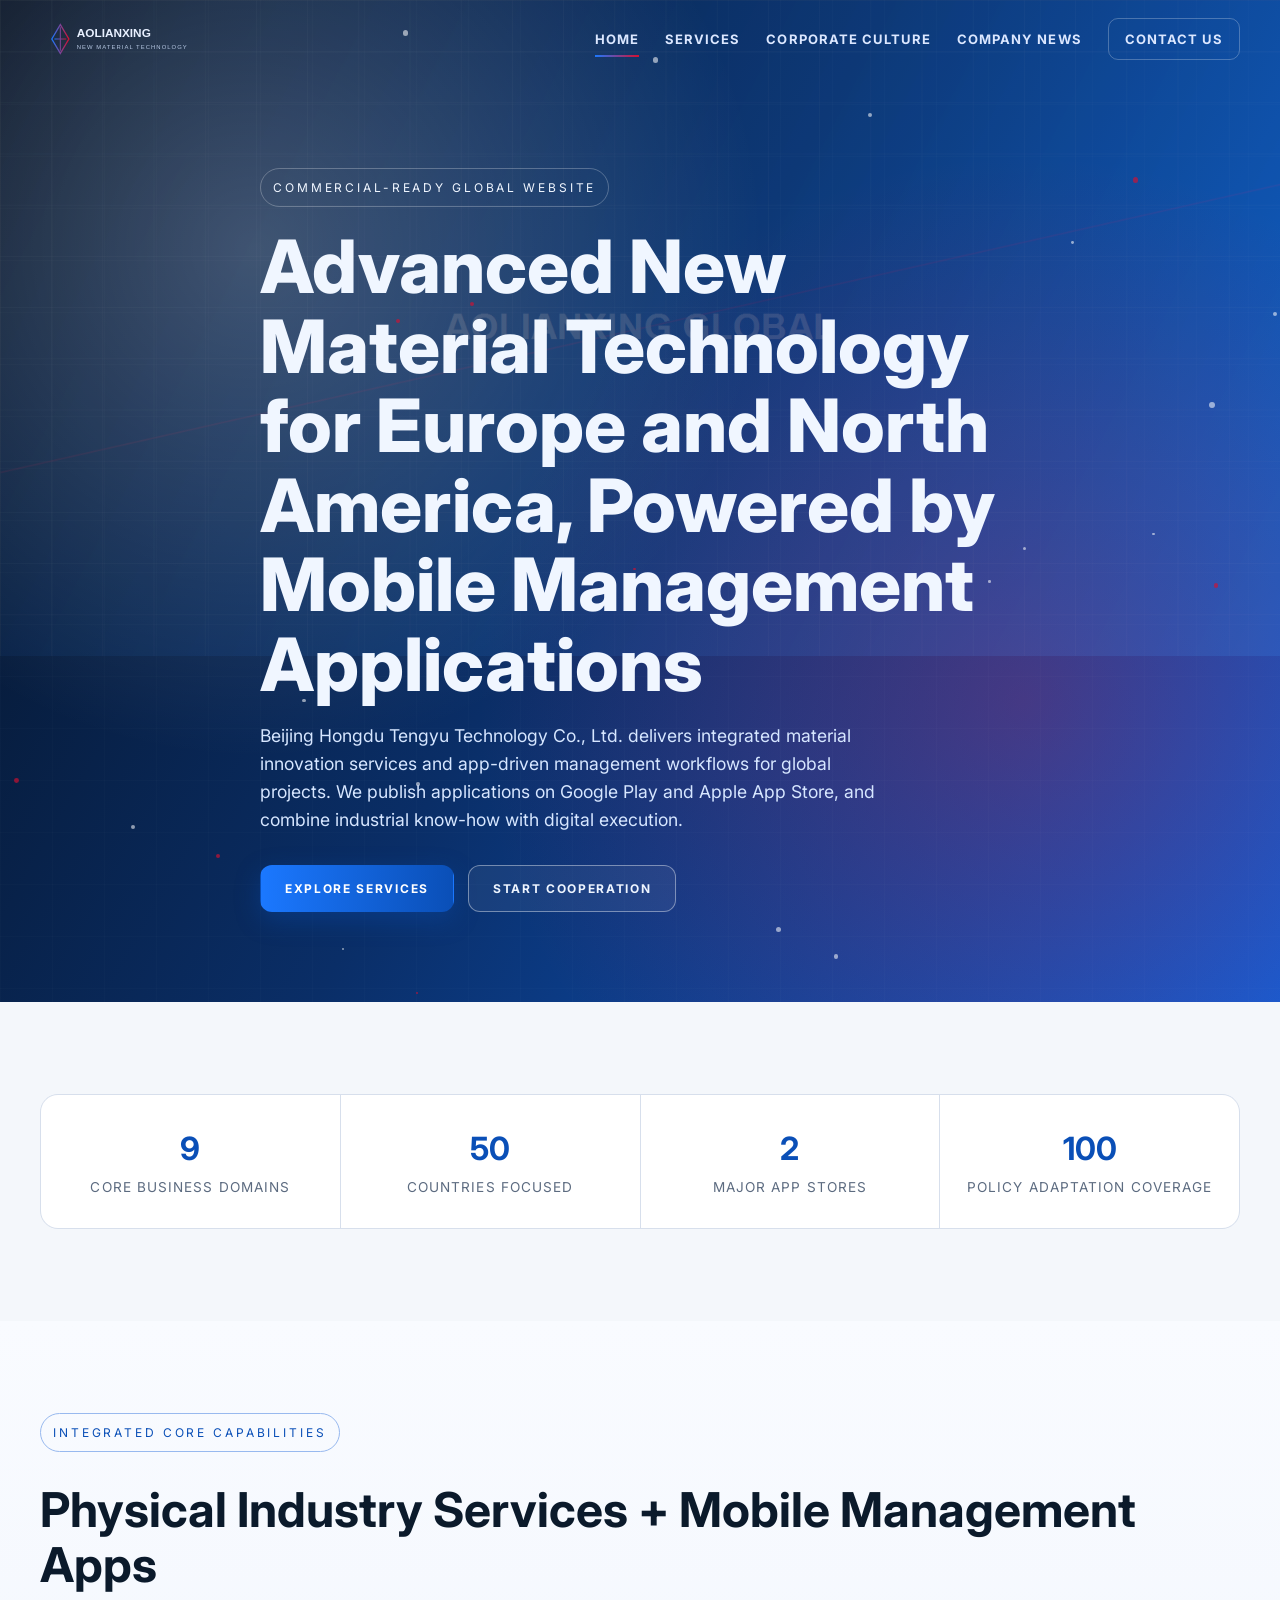
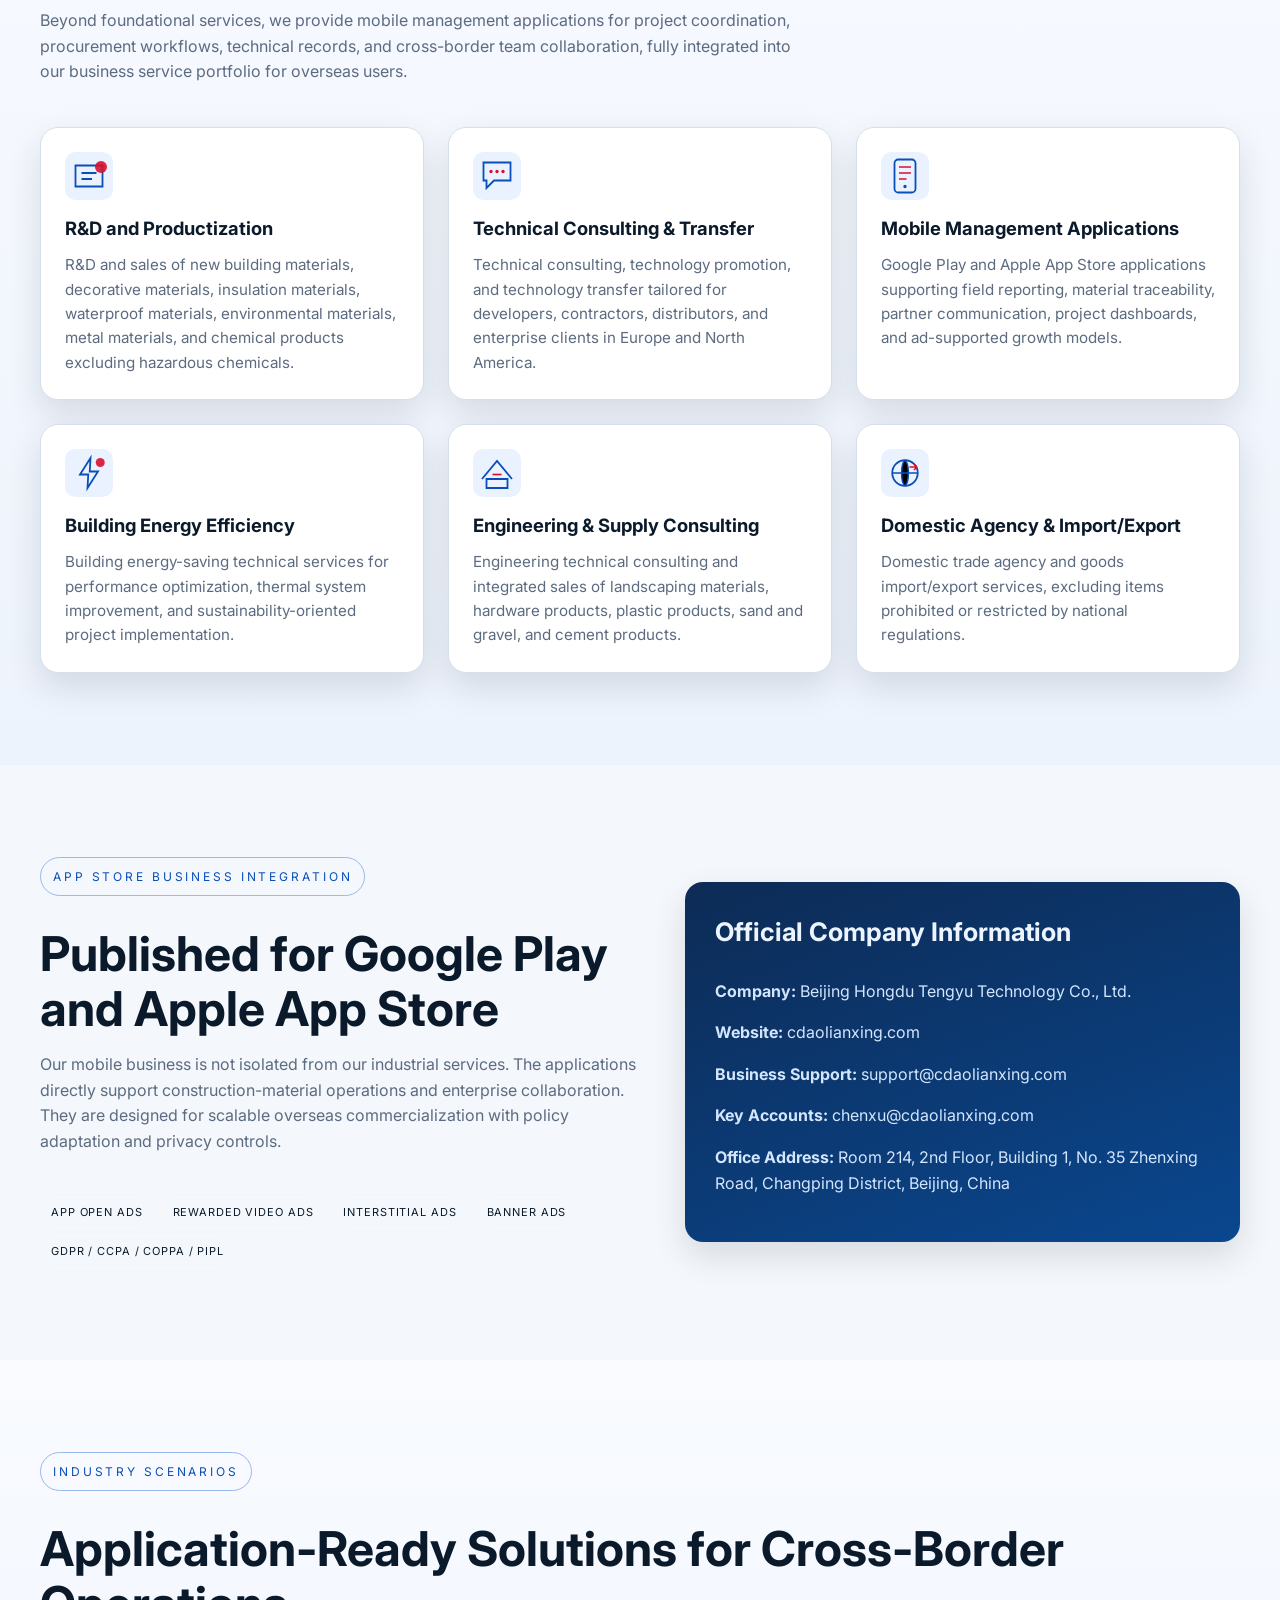
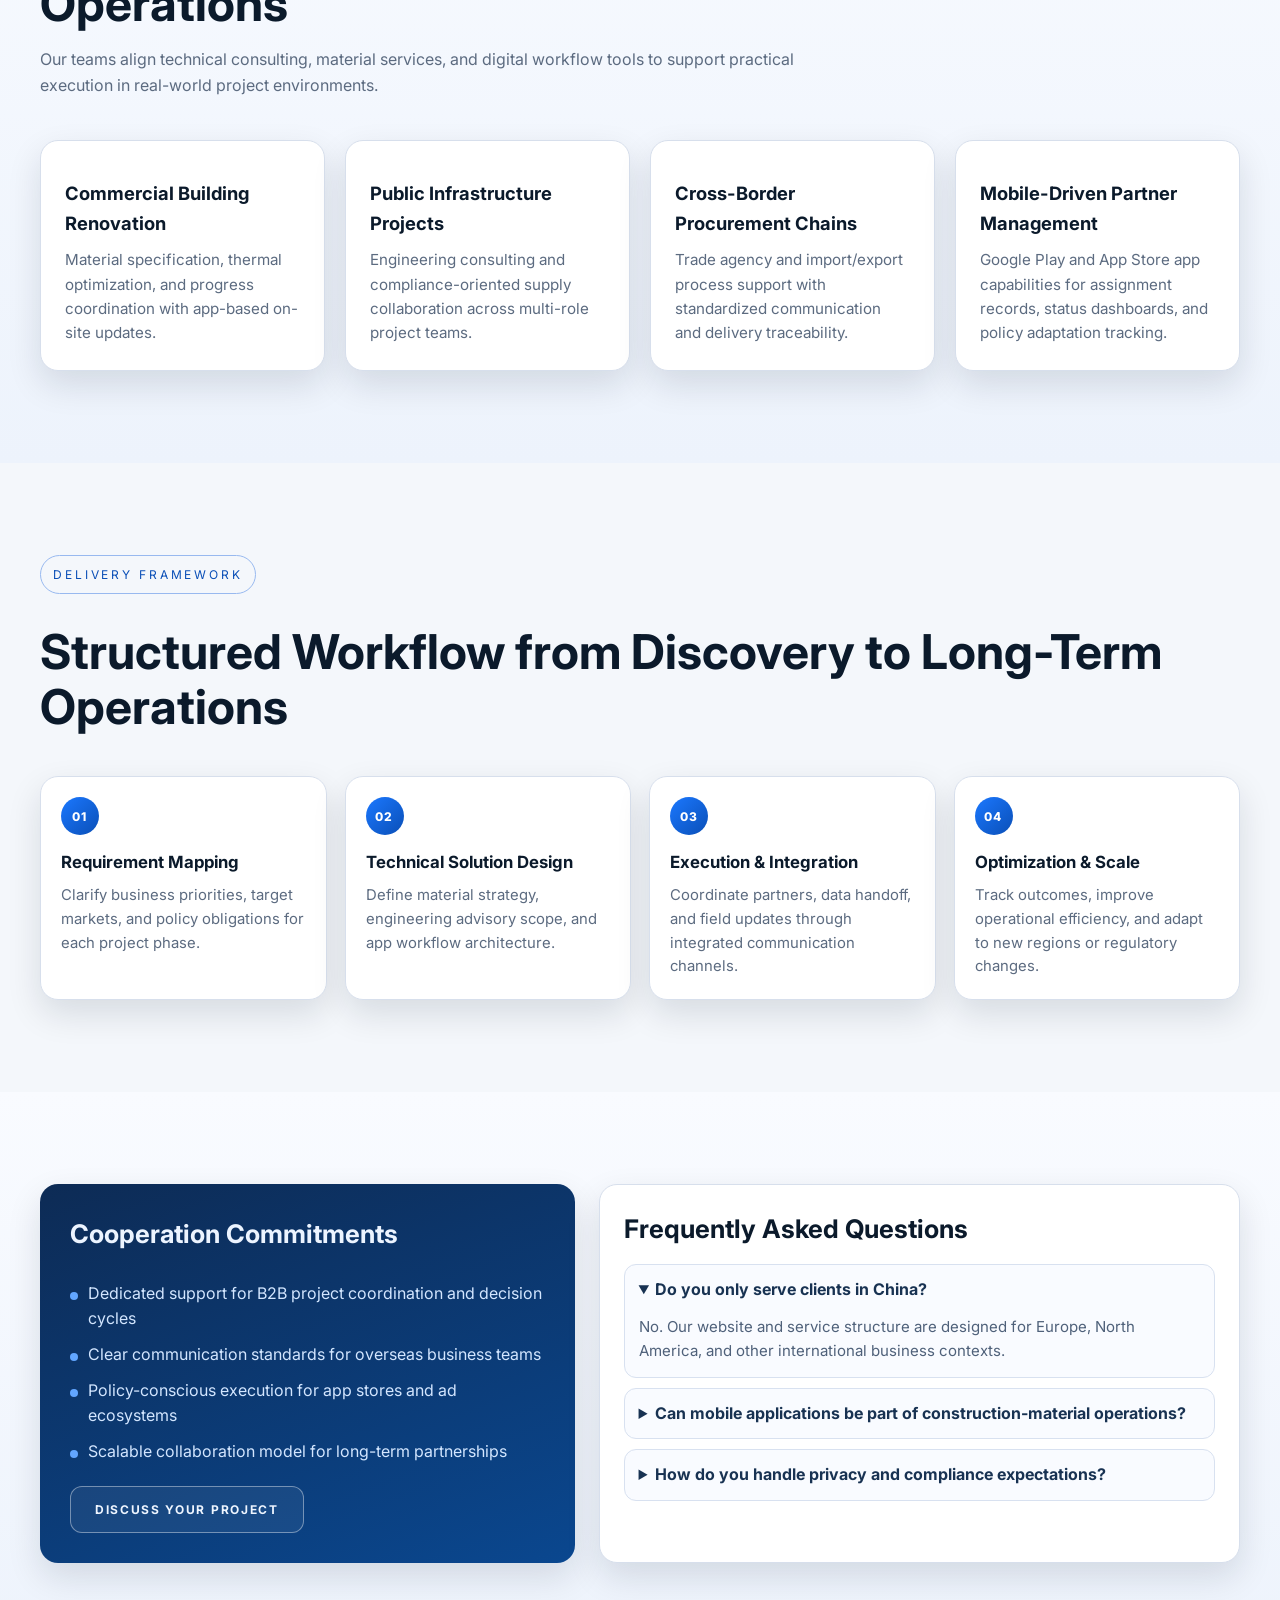
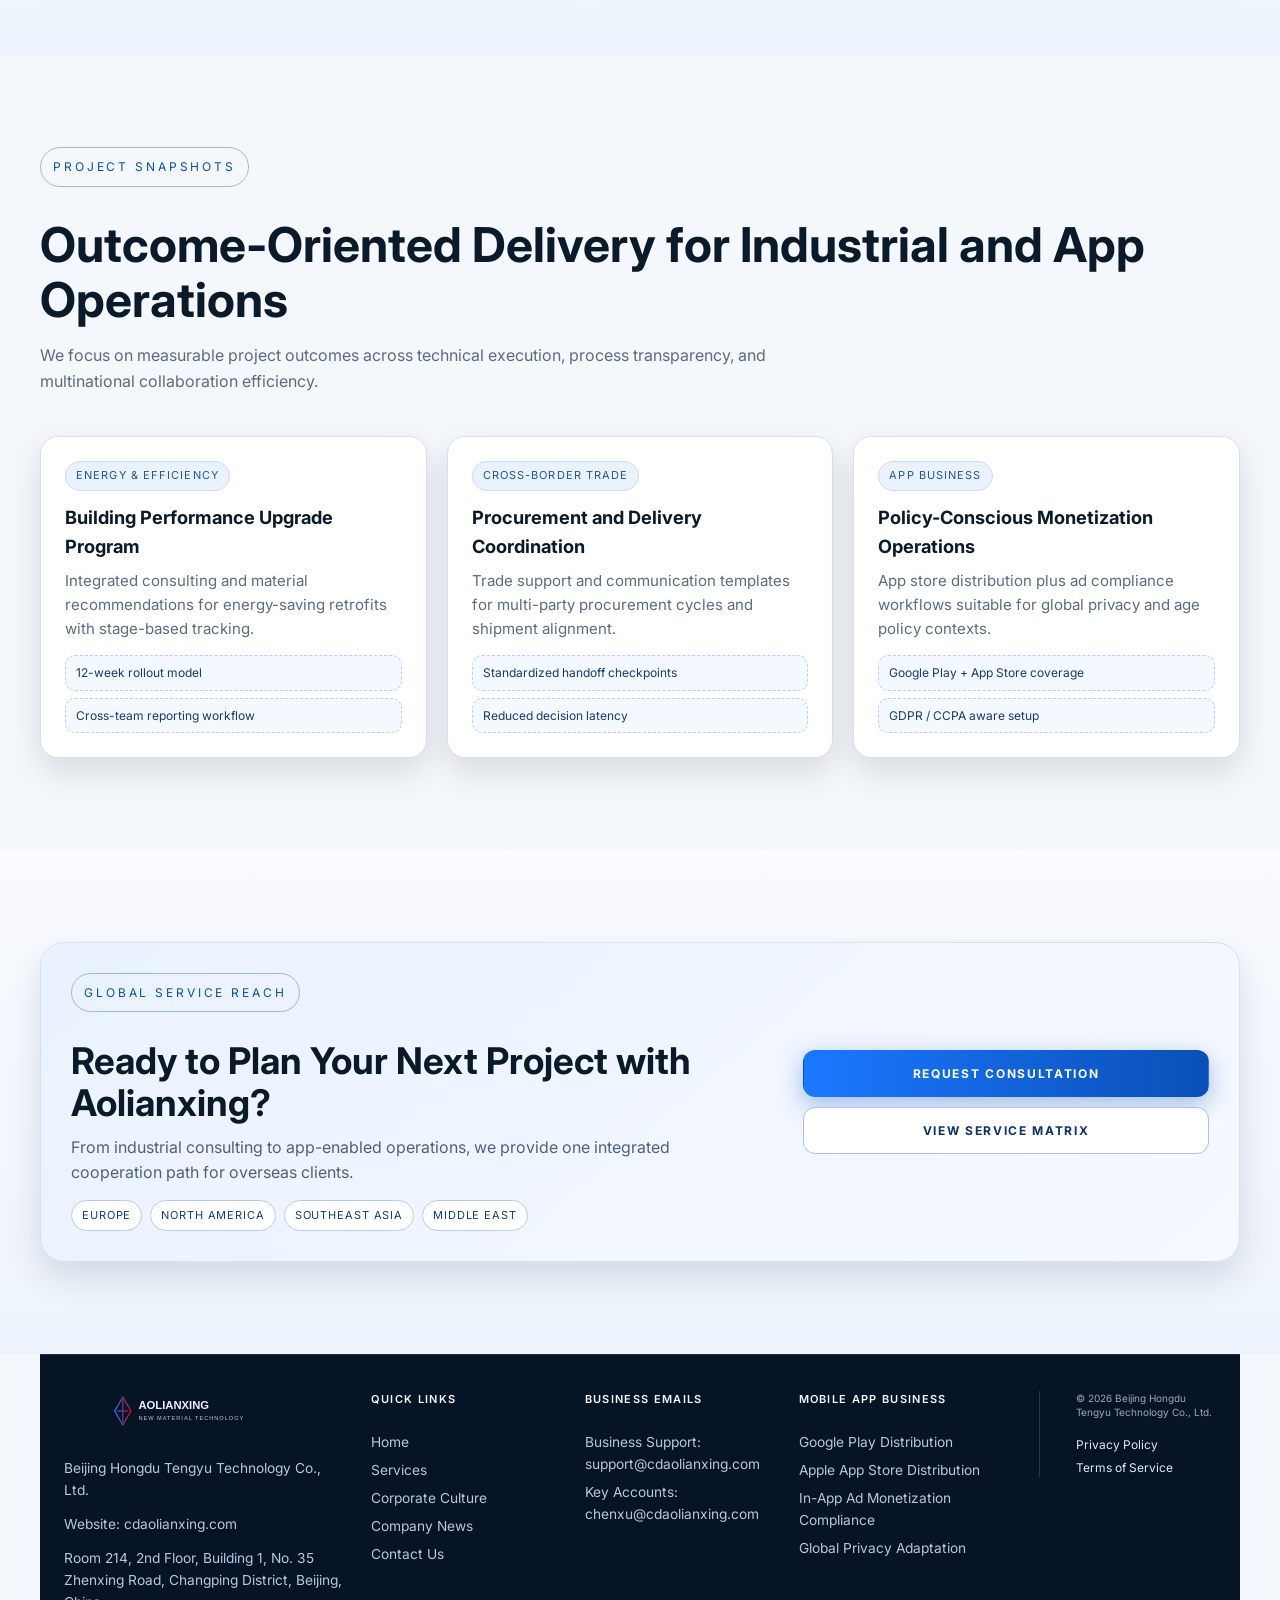
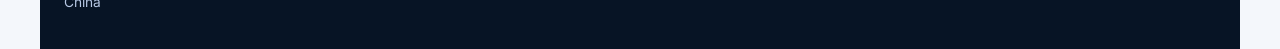
<file: index.html>
﻿<!doctype html>
<html lang="en">
<head>
  <meta charset="utf-8"/>
  <meta name="viewport" content="width=device-width, initial-scale=1"/>
  <title>Beijing Hongdu Tengyu Technology Co., Ltd. | Global New Material & Mobile Management Solutions</title>
  <meta name="description" content="Beijing Hongdu Tengyu Technology Co., Ltd. provides new material R&D, technical consulting, promotion, transfer, global trade, and mobile management applications for Google Play and Apple App Store."/>
  <meta name="keywords" content="new material technology, building materials, insulation, waterproof, eco materials, technical consulting, technology transfer, Google Play app, App Store app, Beijing Hongdu Tengyu"/>
  <meta name="robots" content="index,follow,max-image-preview:large"/>
  <meta property="og:type" content="website"/>
  <meta property="og:title" content="Beijing Hongdu Tengyu Technology Co., Ltd."/>
  <meta property="og:description" content="Commercial-ready global services in new material technology and mobile management applications."/>
  <meta property="og:url" content="https://www.cdaolianxing.com/index.html"/>
  <meta property="og:image" content="https://www.cdaolianxing.com/images/og-image.png"/>
  <meta name="twitter:card" content="summary_large_image"/>
  <link rel="canonical" href="https://www.cdaolianxing.com/index.html"/>
  <link rel="icon" type="image/svg+xml" href="images/favicon.svg"/>
  <link rel="preconnect" href="https://fonts.googleapis.com"/>
  <link rel="preconnect" href="https://fonts.gstatic.com" crossorigin/>
  <link href="https://fonts.googleapis.com/css2?family=Inter:wght@400;600;700;800&display=swap" rel="stylesheet"/>
  <link rel="stylesheet" href="css/main.css"/>
  <script type="application/ld+json">
  {
    "@context":"https://schema.org",
    "@type":"Organization",
    "name":"Beijing Hongdu Tengyu Technology Co., Ltd.",
    "url":"https://www.cdaolianxing.com",
    "logo":"https://www.cdaolianxing.com/images/logo.svg",
    "email":["support@cdaolianxing.com","chenxu@cdaolianxing.com"],
    "address":{
      "@type":"PostalAddress",
      "streetAddress":"Room 214, 2nd Floor, Building 1, No. 35 Zhenxing Road",
      "addressLocality":"Changping District, Beijing",
      "addressCountry":"CN"
    },
    "sameAs":["https://www.cdaolianxing.com"]
  }
  </script>
</head>
<body>
  <div class="noise" aria-hidden="true"></div>

  <nav class="navbar" id="navbar" aria-label="Main Navigation">
    <div class="nav-inner">
      <a class="nav-logo" href="index.html"><img src="images/logo.svg" alt="Aolianxing logo"/></a>
      <div class="nav-links">
        <a class="active" href="index.html">Home</a>
        <a href="services.html">Services</a>
        <a href="culture.html">Corporate Culture</a>
        <a href="news.html">Company News</a>
        <a class="nav-cta" href="contact.html">Contact Us</a>
      </div>
      <button class="nav-toggle" id="navToggle" aria-label="Open menu"><span></span><span></span><span></span></button>
    </div>
  </nav>
  <div class="nav-mobile" id="navMobile">
    <a href="index.html">Home</a>
    <a href="services.html">Services</a>
    <a href="culture.html">Corporate Culture</a>
    <a href="news.html">Company News</a>
    <a href="contact.html">Contact Us</a>
  </div>

  <header class="hero">
    <img class="hero-bg" src="images/hero-home.png" alt="Global digital materials background" loading="eager"/>
    <div class="hero-grid" aria-hidden="true"></div>
    <div class="container hero-content">
      <span class="kicker">Commercial-Ready Global Website</span>
      <h1>Advanced New Material Technology for Europe and North America, Powered by Mobile Management Applications</h1>
      <p>Beijing Hongdu Tengyu Technology Co., Ltd. delivers integrated material innovation services and app-driven management workflows for global projects. We publish applications on Google Play and Apple App Store, and combine industrial know-how with digital execution.</p>
      <div class="hero-actions">
        <a class="btn btn-primary" href="services.html">Explore Services</a>
        <a class="btn btn-outline" href="contact.html">Start Cooperation</a>
      </div>
    </div>
  </header>

  <main>
    <section class="section">
      <div class="container">
        <div class="stats reveal">
          <div class="stat"><strong data-count="9">0</strong><span>Core Business Domains</span></div>
          <div class="stat"><strong data-count="50">0</strong><span>Countries Focused</span></div>
          <div class="stat"><strong data-count="2">0</strong><span>Major App Stores</span></div>
          <div class="stat"><strong data-count="100">0</strong><span>Policy Adaptation Coverage</span></div>
        </div>
      </div>
    </section>

    <section class="section alt">
      <div class="container">
        <div class="section-head reveal">
          <span class="kicker" style="color:#0a4fb7;border-color:#98b9ef;">Integrated Core Capabilities</span>
          <h2>Physical Industry Services + Mobile Management Apps</h2>
          <p>Beyond foundational services, we provide mobile management applications for project coordination, procurement workflows, technical records, and cross-border team collaboration, fully integrated into our business service portfolio for overseas users.</p>
        </div>
        <div class="grid-3">
          <article class="card reveal"><img class="card-icon" src="images/icon-rd.svg" alt="R and D icon"/><h3>R&D and Productization</h3><p>R&D and sales of new building materials, decorative materials, insulation materials, waterproof materials, environmental materials, metal materials, and chemical products excluding hazardous chemicals.</p></article>
          <article class="card reveal delay-1"><img class="card-icon" src="images/icon-consulting.svg" alt="Consulting icon"/><h3>Technical Consulting & Transfer</h3><p>Technical consulting, technology promotion, and technology transfer tailored for developers, contractors, distributors, and enterprise clients in Europe and North America.</p></article>
          <article class="card reveal delay-2"><img class="card-icon" src="images/icon-app.svg" alt="Mobile app icon"/><h3>Mobile Management Applications</h3><p>Google Play and Apple App Store applications supporting field reporting, material traceability, partner communication, project dashboards, and ad-supported growth models.</p></article>
          <article class="card reveal"><img class="card-icon" src="images/icon-energy.svg" alt="Energy icon"/><h3>Building Energy Efficiency</h3><p>Building energy-saving technical services for performance optimization, thermal system improvement, and sustainability-oriented project implementation.</p></article>
          <article class="card reveal delay-1"><img class="card-icon" src="images/icon-material.svg" alt="Engineering icon"/><h3>Engineering & Supply Consulting</h3><p>Engineering technical consulting and integrated sales of landscaping materials, hardware products, plastic products, sand and gravel, and cement products.</p></article>
          <article class="card reveal delay-2"><img class="card-icon" src="images/icon-trade.svg" alt="Trade icon"/><h3>Domestic Agency & Import/Export</h3><p>Domestic trade agency and goods import/export services, excluding items prohibited or restricted by national regulations.</p></article>
        </div>
      </div>
    </section>

    <section class="section">
      <div class="container split">
        <div class="reveal">
          <div class="section-head">
            <span class="kicker" style="color:#0a4fb7;border-color:#98b9ef;">App Store Business Integration</span>
            <h2>Published for Google Play and Apple App Store</h2>
            <p>Our mobile business is not isolated from our industrial services. The applications directly support construction-material operations and enterprise collaboration. They are designed for scalable overseas commercialization with policy adaptation and privacy controls.</p>
          </div>
          <div class="tags">
            <span class="tag">App Open Ads</span>
            <span class="tag">Rewarded Video Ads</span>
            <span class="tag">Interstitial Ads</span>
            <span class="tag">Banner Ads</span>
            <span class="tag">GDPR / CCPA / COPPA / PIPL</span>
          </div>
        </div>
        <aside class="panel reveal delay-1">
          <h3>Official Company Information</h3>
          <p><strong>Company:</strong> Beijing Hongdu Tengyu Technology Co., Ltd.</p>
          <p><strong>Website:</strong> cdaolianxing.com</p>
          <p><strong>Business Support:</strong> support@cdaolianxing.com</p>
          <p><strong>Key Accounts:</strong> chenxu@cdaolianxing.com</p>
          <p><strong>Office Address:</strong> Room 214, 2nd Floor, Building 1, No. 35 Zhenxing Road, Changping District, Beijing, China</p>
        </aside>
      </div>
    </section>

    <section class="section alt">
      <div class="container">
        <div class="section-head reveal">
          <span class="kicker" style="color:#0a4fb7;border-color:#98b9ef;">Industry Scenarios</span>
          <h2>Application-Ready Solutions for Cross-Border Operations</h2>
          <p>Our teams align technical consulting, material services, and digital workflow tools to support practical execution in real-world project environments.</p>
        </div>
        <div class="grid-4">
          <article class="card reveal">
            <h3>Commercial Building Renovation</h3>
            <p>Material specification, thermal optimization, and progress coordination with app-based on-site updates.</p>
          </article>
          <article class="card reveal delay-1">
            <h3>Public Infrastructure Projects</h3>
            <p>Engineering consulting and compliance-oriented supply collaboration across multi-role project teams.</p>
          </article>
          <article class="card reveal delay-2">
            <h3>Cross-Border Procurement Chains</h3>
            <p>Trade agency and import/export process support with standardized communication and delivery traceability.</p>
          </article>
          <article class="card reveal delay-3">
            <h3>Mobile-Driven Partner Management</h3>
            <p>Google Play and App Store app capabilities for assignment records, status dashboards, and policy adaptation tracking.</p>
          </article>
        </div>
      </div>
    </section>

    <section class="section">
      <div class="container">
        <div class="section-head reveal">
          <span class="kicker" style="color:#0a4fb7;border-color:#98b9ef;">Delivery Framework</span>
          <h2>Structured Workflow from Discovery to Long-Term Operations</h2>
        </div>
        <div class="process-grid">
          <article class="process-item reveal">
            <span class="process-step">01</span>
            <h3>Requirement Mapping</h3>
            <p>Clarify business priorities, target markets, and policy obligations for each project phase.</p>
          </article>
          <article class="process-item reveal delay-1">
            <span class="process-step">02</span>
            <h3>Technical Solution Design</h3>
            <p>Define material strategy, engineering advisory scope, and app workflow architecture.</p>
          </article>
          <article class="process-item reveal delay-2">
            <span class="process-step">03</span>
            <h3>Execution & Integration</h3>
            <p>Coordinate partners, data handoff, and field updates through integrated communication channels.</p>
          </article>
          <article class="process-item reveal delay-3">
            <span class="process-step">04</span>
            <h3>Optimization & Scale</h3>
            <p>Track outcomes, improve operational efficiency, and adapt to new regions or regulatory changes.</p>
          </article>
        </div>
      </div>
    </section>

    <section class="section alt">
      <div class="container faq-grid">
        <div class="panel reveal">
          <h3>Cooperation Commitments</h3>
          <ul class="commitment-list">
            <li>Dedicated support for B2B project coordination and decision cycles</li>
            <li>Clear communication standards for overseas business teams</li>
            <li>Policy-conscious execution for app stores and ad ecosystems</li>
            <li>Scalable collaboration model for long-term partnerships</li>
          </ul>
          <a class="btn btn-outline" href="contact.html">Discuss Your Project</a>
        </div>
        <div class="faq-wrap reveal delay-1">
          <h2>Frequently Asked Questions</h2>
          <details class="faq-item" open>
            <summary>Do you only serve clients in China?</summary>
            <p>No. Our website and service structure are designed for Europe, North America, and other international business contexts.</p>
          </details>
          <details class="faq-item">
            <summary>Can mobile applications be part of construction-material operations?</summary>
            <p>Yes. We support app-based reporting, coordination, and policy-aware monetization as a practical extension of offline operations.</p>
          </details>
          <details class="faq-item">
            <summary>How do you handle privacy and compliance expectations?</summary>
            <p>We align implementation with global privacy frameworks and store policy requirements, including GDPR, CCPA, and age-sensitive ad practices.</p>
          </details>
        </div>
      </div>
    </section>

    <section class="section">
      <div class="container">
        <div class="section-head reveal">
          <span class="kicker" style="color:#0a4fb7;border-color:#98b9ef;">Project Snapshots</span>
          <h2>Outcome-Oriented Delivery for Industrial and App Operations</h2>
          <p>We focus on measurable project outcomes across technical execution, process transparency, and multinational collaboration efficiency.</p>
        </div>
        <div class="proof-grid">
          <article class="proof-card reveal">
            <div class="proof-meta">Energy & Efficiency</div>
            <h3>Building Performance Upgrade Program</h3>
            <p>Integrated consulting and material recommendations for energy-saving retrofits with stage-based tracking.</p>
            <div class="proof-kpis">
              <span>12-week rollout model</span>
              <span>Cross-team reporting workflow</span>
            </div>
          </article>
          <article class="proof-card reveal delay-1">
            <div class="proof-meta">Cross-Border Trade</div>
            <h3>Procurement and Delivery Coordination</h3>
            <p>Trade support and communication templates for multi-party procurement cycles and shipment alignment.</p>
            <div class="proof-kpis">
              <span>Standardized handoff checkpoints</span>
              <span>Reduced decision latency</span>
            </div>
          </article>
          <article class="proof-card reveal delay-2">
            <div class="proof-meta">App Business</div>
            <h3>Policy-Conscious Monetization Operations</h3>
            <p>App store distribution plus ad compliance workflows suitable for global privacy and age policy contexts.</p>
            <div class="proof-kpis">
              <span>Google Play + App Store coverage</span>
              <span>GDPR / CCPA aware setup</span>
            </div>
          </article>
        </div>
      </div>
    </section>

    <section class="section alt">
      <div class="container cta-band reveal">
        <div>
          <span class="kicker" style="color:#0a4fb7;border-color:#98b9ef;">Global Service Reach</span>
          <h2>Ready to Plan Your Next Project with Aolianxing?</h2>
          <p>From industrial consulting to app-enabled operations, we provide one integrated cooperation path for overseas clients.</p>
          <div class="region-strip">
            <span>Europe</span>
            <span>North America</span>
            <span>Southeast Asia</span>
            <span>Middle East</span>
          </div>
        </div>
        <div class="cta-actions">
          <a class="btn btn-primary" href="contact.html">Request Consultation</a>
          <a class="btn btn-outline cta-light" href="services.html">View Service Matrix</a>
        </div>
      </div>
    </section>
  </main>

  <footer class="footer">
    <div class="footer-main">
      <div>
        <img src="images/logo.svg" alt="Aolianxing logo" style="height:40px;width:auto;margin-bottom:14px;"/>
        <p>Beijing Hongdu Tengyu Technology Co., Ltd.</p>
        <p>Website: cdaolianxing.com</p>
        <p>Room 214, 2nd Floor, Building 1, No. 35 Zhenxing Road, Changping District, Beijing, China</p>
      </div>
      <div>
        <h4>Quick Links</h4>
        <ul><li><a href="index.html">Home</a></li><li><a href="services.html">Services</a></li><li><a href="culture.html">Corporate Culture</a></li><li><a href="news.html">Company News</a></li><li><a href="contact.html">Contact Us</a></li></ul>
      </div>
      <div>
        <h4>Business Emails</h4>
        <ul><li>Business Support: <a href="mailto:support@cdaolianxing.com">support@cdaolianxing.com</a></li><li>Key Accounts: <a href="mailto:chenxu@cdaolianxing.com">chenxu@cdaolianxing.com</a></li></ul>
      </div>
      <div>
        <h4>Mobile App Business</h4>
        <ul><li>Google Play Distribution</li><li>Apple App Store Distribution</li><li>In-App Ad Monetization Compliance</li><li>Global Privacy Adaptation</li></ul>
      </div>
    </div>
    <div class="footer-bottom">
      <span>© 2026 Beijing Hongdu Tengyu Technology Co., Ltd.</span>
      <div class="footer-legal">
        <a href="privacy-policy.html">Privacy Policy</a>
        <a href="terms-of-service.html">Terms of Service</a>
      </div>
    </div>
  </footer>
<script src="js/main.js" defer></script>
  <script src="js/animations.js" defer></script>
</body>
</html>
</file>
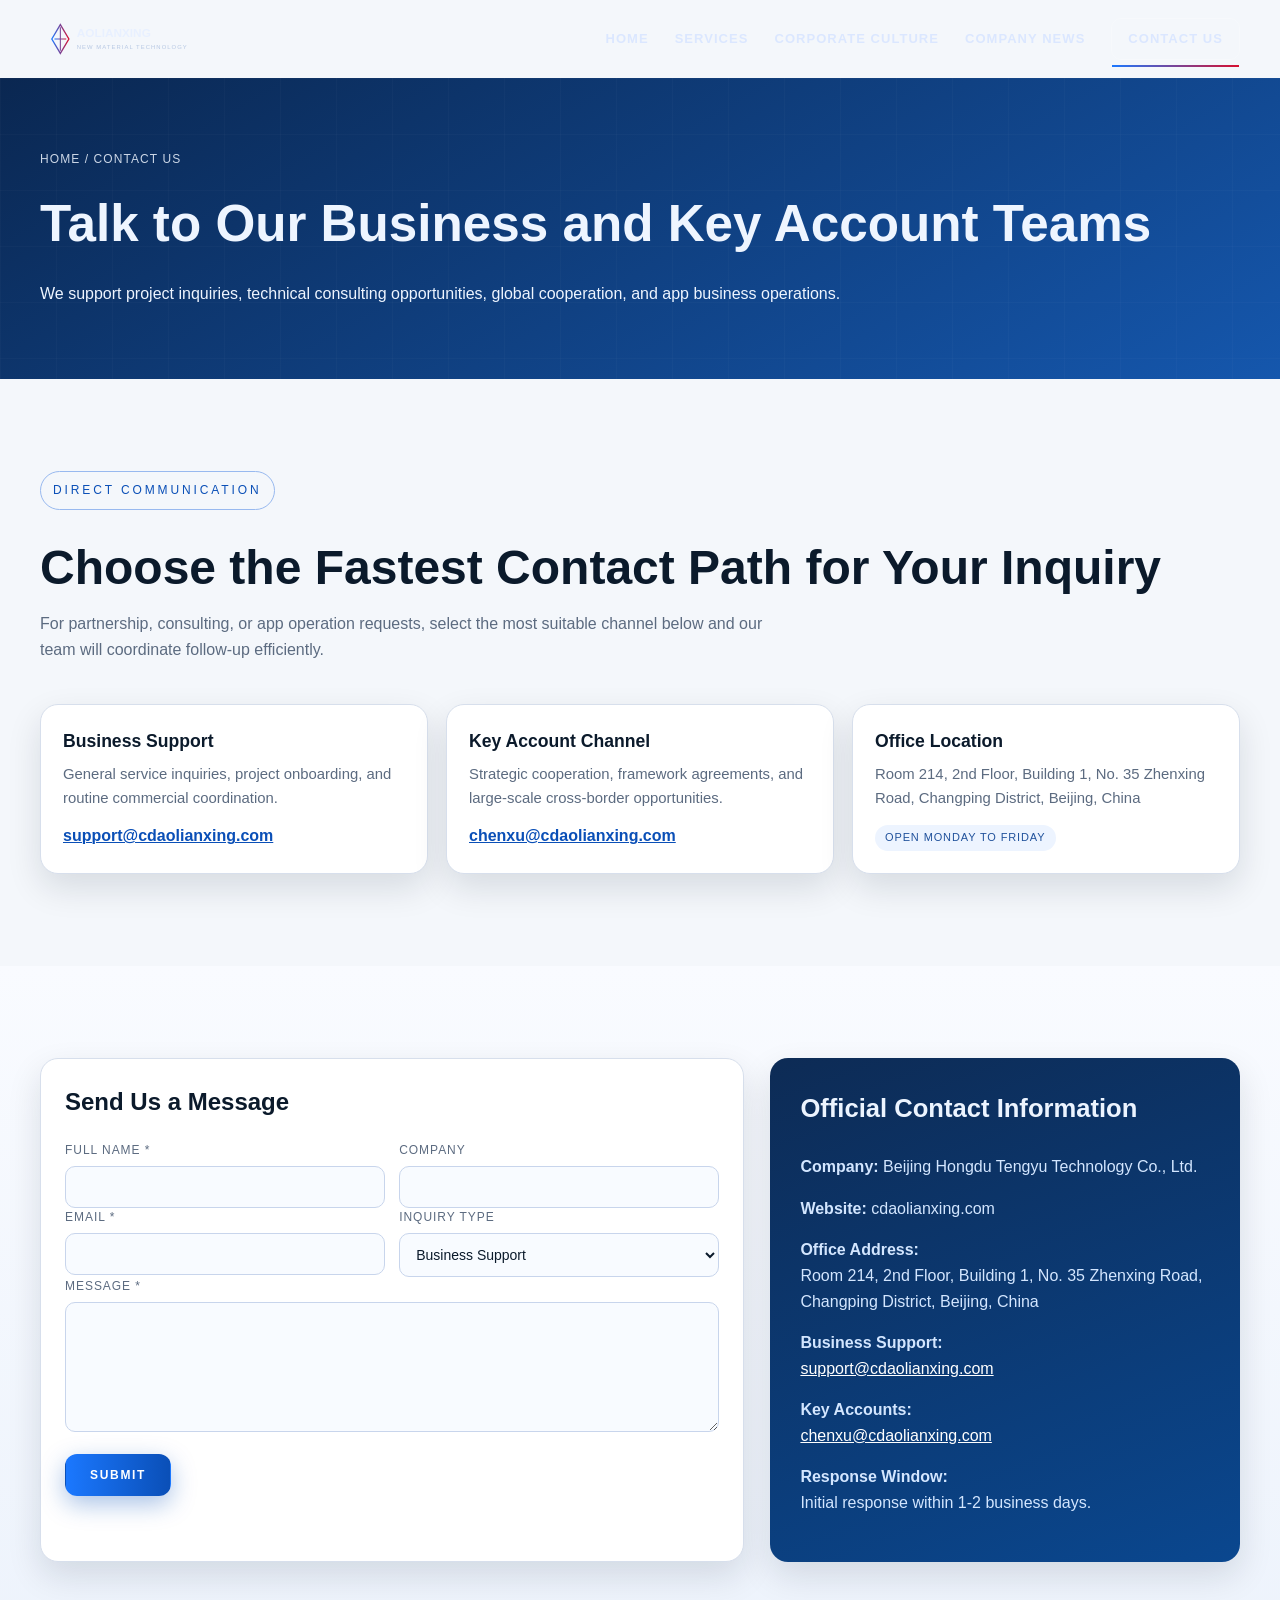
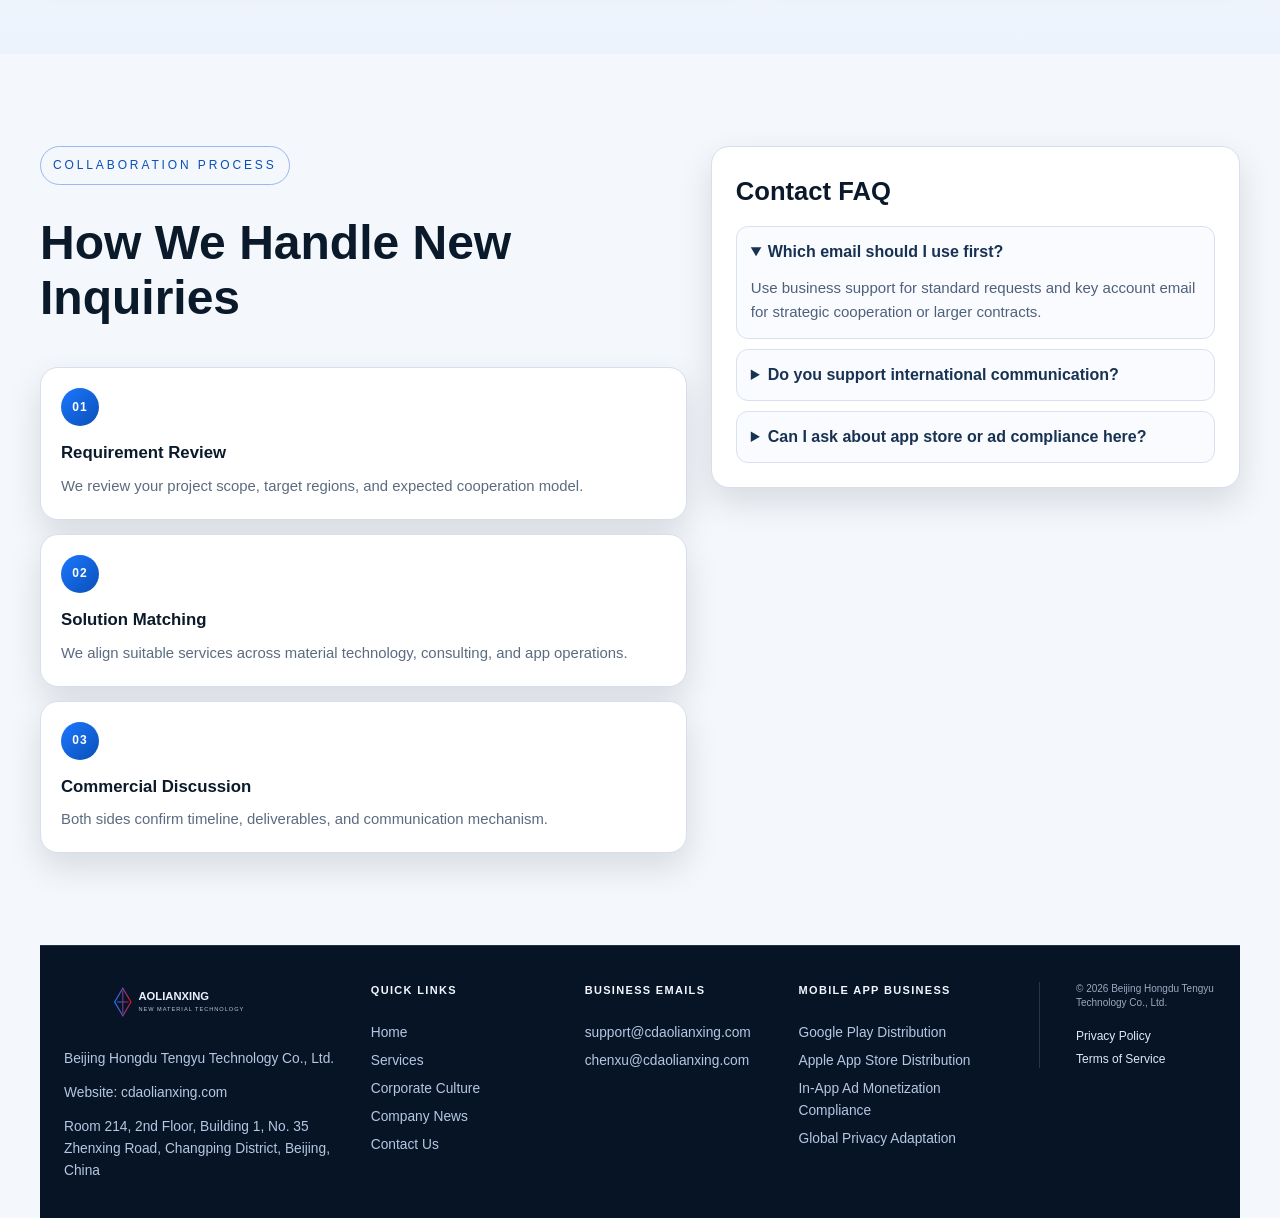
<file: contact.html>
﻿<!doctype html>
<html lang="en">
<head>
  <meta charset="utf-8"/>
  <meta name="viewport" content="width=device-width, initial-scale=1"/>
  <title>Contact Us | Beijing Hongdu Tengyu Technology Co., Ltd.</title>
  <meta name="description" content="Contact Beijing Hongdu Tengyu Technology Co., Ltd. for business support, key accounts, and global cooperation."/>
  <meta name="robots" content="index,follow"/>
  <link rel="canonical" href="https://www.cdaolianxing.com/contact.html"/>
  <link rel="icon" href="images/favicon.svg" type="image/svg+xml"/>
  <link rel="stylesheet" href="css/main.css"/>
</head>
<body>
  <nav class="navbar" id="navbar"><div class="nav-inner"><a class="nav-logo" href="index.html"><img src="images/logo.svg" alt="logo"/></a><div class="nav-links"><a href="index.html">Home</a><a href="services.html">Services</a><a href="culture.html">Corporate Culture</a><a href="news.html">Company News</a><a class="active nav-cta" href="contact.html">Contact Us</a></div><button class="nav-toggle" id="navToggle"><span></span><span></span><span></span></button></div></nav>
  <div class="nav-mobile" id="navMobile"><a href="index.html">Home</a><a href="services.html">Services</a><a href="culture.html">Corporate Culture</a><a href="news.html">Company News</a><a href="contact.html">Contact Us</a></div>

  <header class="page-hero" style="background-image:linear-gradient(150deg,#0a2751,#1557ad);"><div class="container"><div class="breadcrumb">Home / Contact Us</div><h1>Talk to Our Business and Key Account Teams</h1><p>We support project inquiries, technical consulting opportunities, global cooperation, and app business operations.</p></div></header>

  <main>
    <section class="section">
      <div class="container">
        <div class="section-head reveal">
          <span class="kicker" style="color:#0a4fb7;border-color:#98b9ef;">Direct Communication</span>
          <h2>Choose the Fastest Contact Path for Your Inquiry</h2>
          <p>For partnership, consulting, or app operation requests, select the most suitable channel below and our team will coordinate follow-up efficiently.</p>
        </div>
        <div class="contact-cards">
          <article class="contact-card reveal">
            <h3>Business Support</h3>
            <p>General service inquiries, project onboarding, and routine commercial coordination.</p>
            <a href="mailto:support@cdaolianxing.com">support@cdaolianxing.com</a>
          </article>
          <article class="contact-card reveal delay-1">
            <h3>Key Account Channel</h3>
            <p>Strategic cooperation, framework agreements, and large-scale cross-border opportunities.</p>
            <a href="mailto:chenxu@cdaolianxing.com">chenxu@cdaolianxing.com</a>
          </article>
          <article class="contact-card reveal delay-2">
            <h3>Office Location</h3>
            <p>Room 214, 2nd Floor, Building 1, No. 35 Zhenxing Road, Changping District, Beijing, China</p>
            <span>Open Monday to Friday</span>
          </article>
        </div>
      </div>
    </section>

    <section class="section alt">
      <div class="container contact-wrap">
        <form class="form reveal" id="contactForm" method="post" action="#">
          <h2 style="margin-top:0;">Send Us a Message</h2>
          <div class="row">
            <div><label for="name">Full Name *</label><input id="name" name="name" required/><div class="error">Please enter your name.</div></div>
            <div><label for="company">Company</label><input id="company" name="company"/></div>
          </div>
          <div class="row">
            <div><label for="email">Email *</label><input id="email" name="email" type="email" required/><div class="error">Please enter a valid email.</div></div>
            <div><label for="type">Inquiry Type</label><select id="type" name="type"><option>Business Support</option><option>Key Account Cooperation</option><option>Technical Consulting</option><option>App Business</option></select></div>
          </div>
          <div><label for="message">Message *</label><textarea id="message" name="message" required></textarea><div class="error">Please enter your message.</div></div>
          <div style="margin-top:14px;"><button class="btn btn-primary" type="submit">Submit</button></div>
        </form>

        <aside class="panel reveal delay-1">
          <h3>Official Contact Information</h3>
          <p><strong>Company:</strong> Beijing Hongdu Tengyu Technology Co., Ltd.</p>
          <p><strong>Website:</strong> cdaolianxing.com</p>
          <p><strong>Office Address:</strong><br/>Room 214, 2nd Floor, Building 1, No. 35 Zhenxing Road, Changping District, Beijing, China</p>
          <p><strong>Business Support:</strong><br/><a href="mailto:support@cdaolianxing.com" style="color:#fff;text-decoration:underline;">support@cdaolianxing.com</a></p>
          <p><strong>Key Accounts:</strong><br/><a href="mailto:chenxu@cdaolianxing.com" style="color:#fff;text-decoration:underline;">chenxu@cdaolianxing.com</a></p>
          <p><strong>Response Window:</strong><br/>Initial response within 1-2 business days.</p>
        </aside>
      </div>
    </section>

    <section class="section">
      <div class="container contact-grid-2">
        <div>
          <div class="section-head reveal">
            <span class="kicker" style="color:#0a4fb7;border-color:#98b9ef;">Collaboration Process</span>
            <h2>How We Handle New Inquiries</h2>
          </div>
          <div class="contact-process">
            <article class="process-item reveal">
              <span class="process-step">01</span>
              <h3>Requirement Review</h3>
              <p>We review your project scope, target regions, and expected cooperation model.</p>
            </article>
            <article class="process-item reveal delay-1">
              <span class="process-step">02</span>
              <h3>Solution Matching</h3>
              <p>We align suitable services across material technology, consulting, and app operations.</p>
            </article>
            <article class="process-item reveal delay-2">
              <span class="process-step">03</span>
              <h3>Commercial Discussion</h3>
              <p>Both sides confirm timeline, deliverables, and communication mechanism.</p>
            </article>
          </div>
        </div>
        <div class="faq-wrap reveal delay-1">
          <h2>Contact FAQ</h2>
          <details class="faq-item" open>
            <summary>Which email should I use first?</summary>
            <p>Use business support for standard requests and key account email for strategic cooperation or larger contracts.</p>
          </details>
          <details class="faq-item">
            <summary>Do you support international communication?</summary>
            <p>Yes. We support cross-border business communication and cooperation planning for overseas markets.</p>
          </details>
          <details class="faq-item">
            <summary>Can I ask about app store or ad compliance here?</summary>
            <p>Yes. Please specify your app platform and current stage, and we will route your request accordingly.</p>
          </details>
        </div>
      </div>
    </section>
  </main>

  <footer class="footer"><div class="footer-main"><div><img src="images/logo.svg" alt="logo" style="height:40px;width:auto;margin-bottom:14px;"/><p>Beijing Hongdu Tengyu Technology Co., Ltd.</p><p>Website: cdaolianxing.com</p><p>Room 214, 2nd Floor, Building 1, No. 35 Zhenxing Road, Changping District, Beijing, China</p></div><div><h4>Quick Links</h4><ul><li><a href="index.html">Home</a></li><li><a href="services.html">Services</a></li><li><a href="culture.html">Corporate Culture</a></li><li><a href="news.html">Company News</a></li><li><a href="contact.html">Contact Us</a></li></ul></div><div><h4>Business Emails</h4><ul><li><a href="mailto:support@cdaolianxing.com">support@cdaolianxing.com</a></li><li><a href="mailto:chenxu@cdaolianxing.com">chenxu@cdaolianxing.com</a></li></ul></div><div><h4>Mobile App Business</h4><ul><li>Google Play Distribution</li><li>Apple App Store Distribution</li><li>In-App Ad Monetization Compliance</li><li>Global Privacy Adaptation</li></ul></div></div><div class="footer-bottom"><span>© 2026 Beijing Hongdu Tengyu Technology Co., Ltd.</span><div class="footer-legal"><a href="privacy-policy.html">Privacy Policy</a><a href="terms-of-service.html">Terms of Service</a></div></div></footer>
<script src="js/main.js" defer></script><script src="js/animations.js" defer></script>
</body>
</html>
</file>
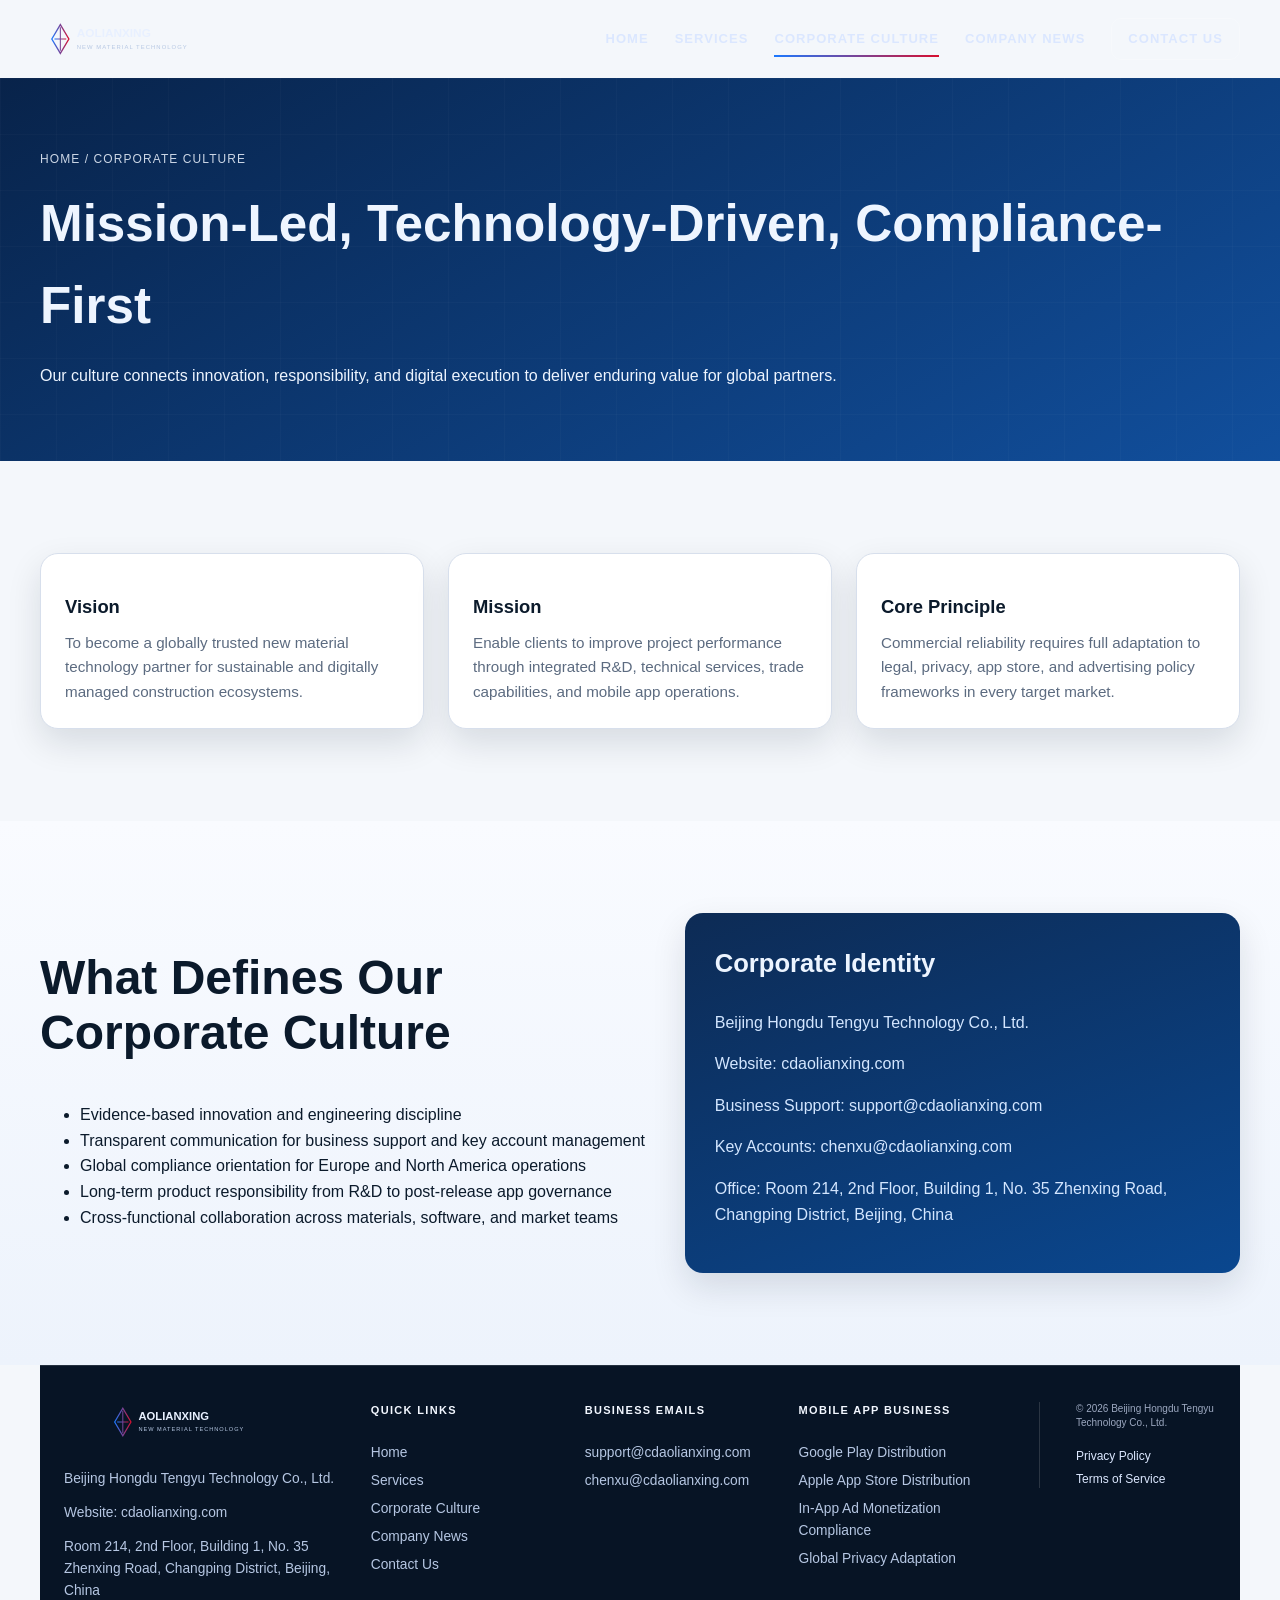
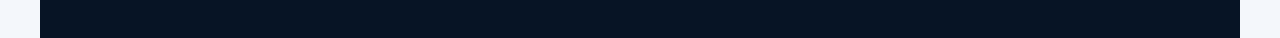
<file: culture.html>
﻿<!doctype html>
<html lang="en">
<head>
  <meta charset="utf-8"/>
  <meta name="viewport" content="width=device-width, initial-scale=1"/>
  <title>Corporate Culture | Beijing Hongdu Tengyu Technology Co., Ltd.</title>
  <meta name="description" content="Corporate culture, mission, vision, governance, and global collaboration principles of Beijing Hongdu Tengyu Technology Co., Ltd.."/>
  <meta name="robots" content="index,follow"/>
  <link rel="canonical" href="https://www.cdaolianxing.com/culture.html"/>
  <link rel="icon" href="images/favicon.svg" type="image/svg+xml"/>
  <link rel="stylesheet" href="css/main.css"/>
</head>
<body>
  <nav class="navbar" id="navbar"><div class="nav-inner"><a class="nav-logo" href="index.html"><img src="images/logo.svg" alt="logo"/></a><div class="nav-links"><a href="index.html">Home</a><a href="services.html">Services</a><a class="active" href="culture.html">Corporate Culture</a><a href="news.html">Company News</a><a class="nav-cta" href="contact.html">Contact Us</a></div><button class="nav-toggle" id="navToggle"><span></span><span></span><span></span></button></div></nav>
  <div class="nav-mobile" id="navMobile"><a href="index.html">Home</a><a href="services.html">Services</a><a href="culture.html">Corporate Culture</a><a href="news.html">Company News</a><a href="contact.html">Contact Us</a></div>

  <header class="page-hero" style="background-image:linear-gradient(150deg,#08234a,#114f9d);"><div class="container"><div class="breadcrumb">Home / Corporate Culture</div><h1>Mission-Led, Technology-Driven, Compliance-First</h1><p>Our culture connects innovation, responsibility, and digital execution to deliver enduring value for global partners.</p></div></header>

  <main>
    <section class="section"><div class="container"><div class="grid-3"><article class="card reveal"><h3>Vision</h3><p>To become a globally trusted new material technology partner for sustainable and digitally managed construction ecosystems.</p></article><article class="card reveal delay-1"><h3>Mission</h3><p>Enable clients to improve project performance through integrated R&D, technical services, trade capabilities, and mobile app operations.</p></article><article class="card reveal delay-2"><h3>Core Principle</h3><p>Commercial reliability requires full adaptation to legal, privacy, app store, and advertising policy frameworks in every target market.</p></article></div></div></section>

    <section class="section alt"><div class="container split"><div class="reveal"><div class="section-head"><h2>What Defines Our Corporate Culture</h2></div><ul><li>Evidence-based innovation and engineering discipline</li><li>Transparent communication for business support and key account management</li><li>Global compliance orientation for Europe and North America operations</li><li>Long-term product responsibility from R&D to post-release app governance</li><li>Cross-functional collaboration across materials, software, and market teams</li></ul></div><div class="panel reveal delay-1"><h3>Corporate Identity</h3><p>Beijing Hongdu Tengyu Technology Co., Ltd.</p><p>Website: cdaolianxing.com</p><p>Business Support: support@cdaolianxing.com</p><p>Key Accounts: chenxu@cdaolianxing.com</p><p>Office: Room 214, 2nd Floor, Building 1, No. 35 Zhenxing Road, Changping District, Beijing, China</p></div></div></section>
  </main>

  <footer class="footer"><div class="footer-main"><div><img src="images/logo.svg" alt="logo" style="height:40px;width:auto;margin-bottom:14px;"/><p>Beijing Hongdu Tengyu Technology Co., Ltd.</p><p>Website: cdaolianxing.com</p><p>Room 214, 2nd Floor, Building 1, No. 35 Zhenxing Road, Changping District, Beijing, China</p></div><div><h4>Quick Links</h4><ul><li><a href="index.html">Home</a></li><li><a href="services.html">Services</a></li><li><a href="culture.html">Corporate Culture</a></li><li><a href="news.html">Company News</a></li><li><a href="contact.html">Contact Us</a></li></ul></div><div><h4>Business Emails</h4><ul><li><a href="mailto:support@cdaolianxing.com">support@cdaolianxing.com</a></li><li><a href="mailto:chenxu@cdaolianxing.com">chenxu@cdaolianxing.com</a></li></ul></div><div><h4>Mobile App Business</h4><ul><li>Google Play Distribution</li><li>Apple App Store Distribution</li><li>In-App Ad Monetization Compliance</li><li>Global Privacy Adaptation</li></ul></div></div><div class="footer-bottom"><span>© 2026 Beijing Hongdu Tengyu Technology Co., Ltd.</span><div class="footer-legal"><a href="privacy-policy.html">Privacy Policy</a><a href="terms-of-service.html">Terms of Service</a></div></div></footer>
<script src="js/main.js" defer></script><script src="js/animations.js" defer></script>
</body>
</html>
</file>
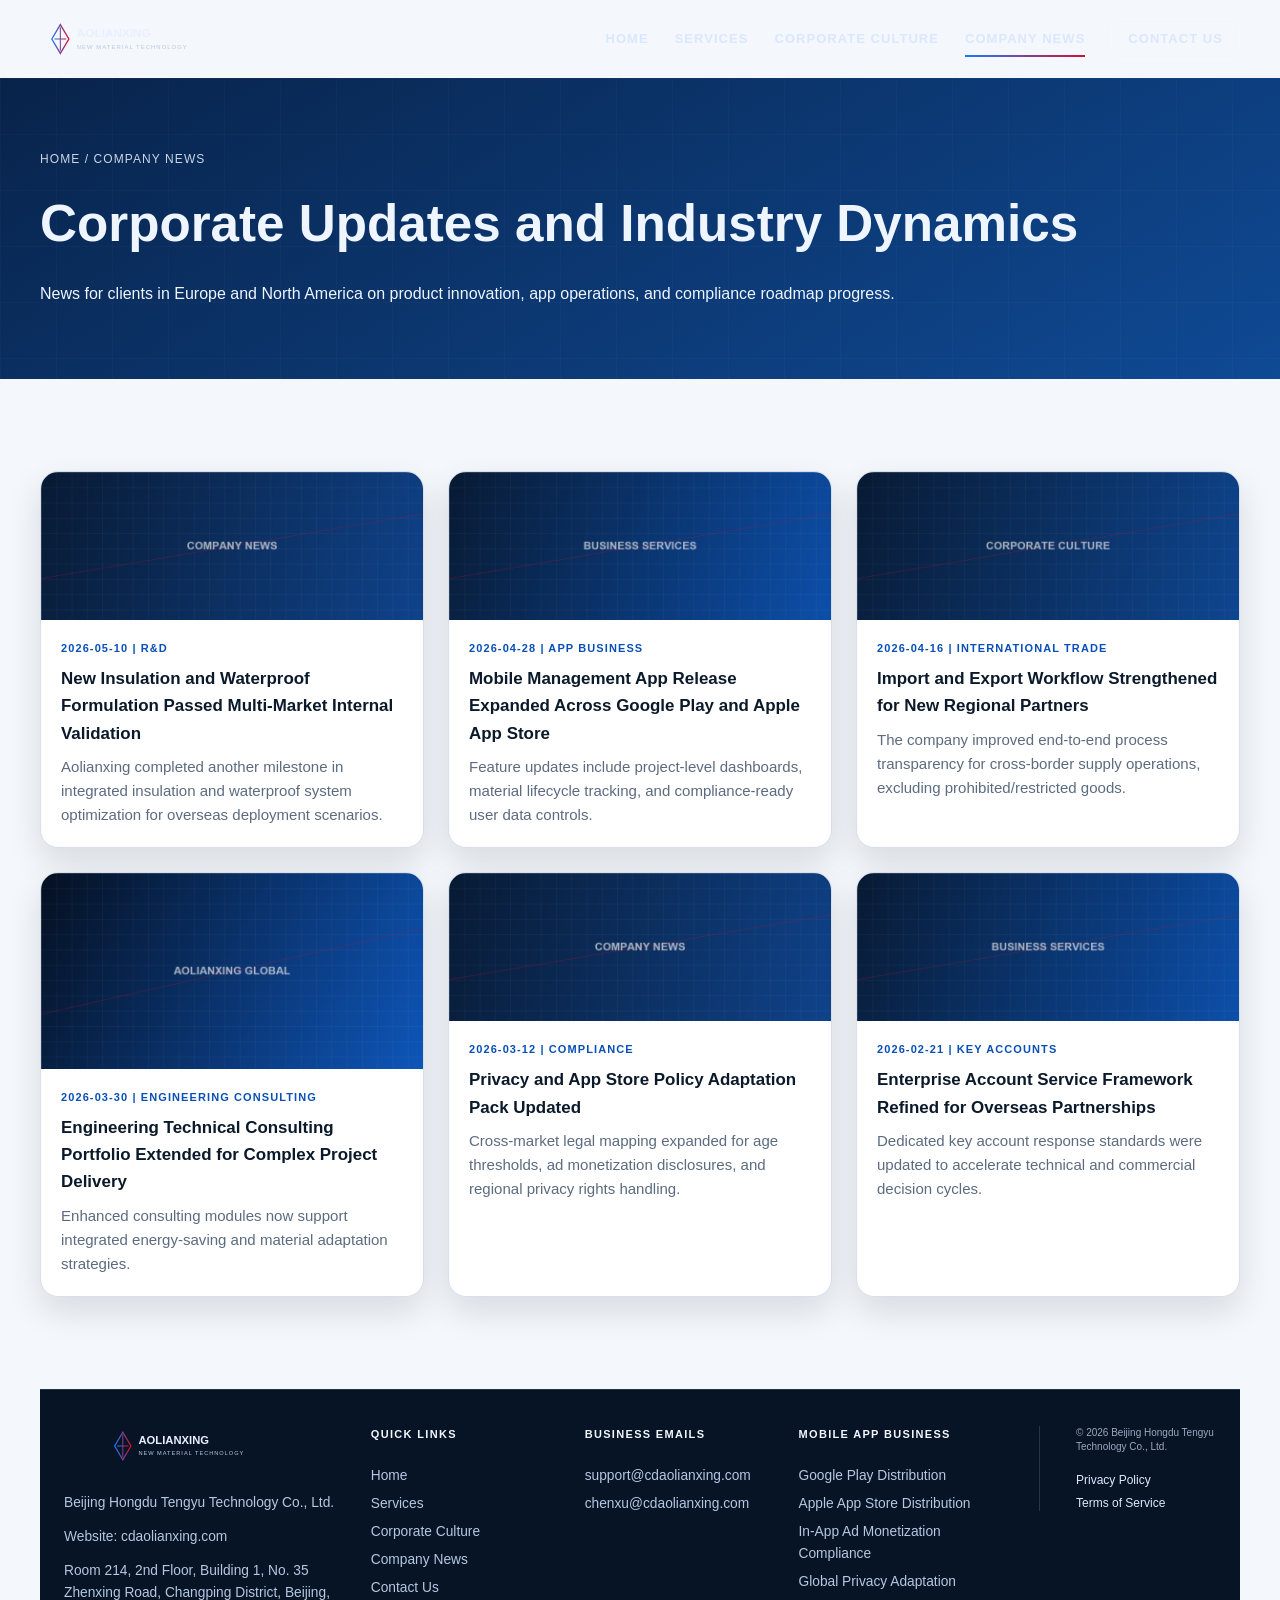
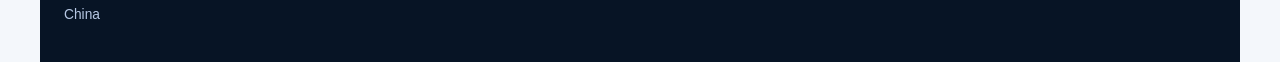
<file: news.html>
﻿<!doctype html>
<html lang="en">
<head>
  <meta charset="utf-8"/>
  <meta name="viewport" content="width=device-width, initial-scale=1"/>
  <title>Company News | Beijing Hongdu Tengyu Technology Co., Ltd.</title>
  <meta name="description" content="Latest company news and updates from Beijing Hongdu Tengyu Technology Co., Ltd. including R&D, apps, compliance, and international business expansion."/>
  <meta name="robots" content="index,follow"/>
  <link rel="canonical" href="https://www.cdaolianxing.com/news.html"/>
  <link rel="icon" href="images/favicon.svg" type="image/svg+xml"/>
  <link rel="stylesheet" href="css/main.css"/>
</head>
<body>
  <nav class="navbar" id="navbar"><div class="nav-inner"><a class="nav-logo" href="index.html"><img src="images/logo.svg" alt="logo"/></a><div class="nav-links"><a href="index.html">Home</a><a href="services.html">Services</a><a href="culture.html">Corporate Culture</a><a class="active" href="news.html">Company News</a><a class="nav-cta" href="contact.html">Contact Us</a></div><button class="nav-toggle" id="navToggle"><span></span><span></span><span></span></button></div></nav>
  <div class="nav-mobile" id="navMobile"><a href="index.html">Home</a><a href="services.html">Services</a><a href="culture.html">Corporate Culture</a><a href="news.html">Company News</a><a href="contact.html">Contact Us</a></div>

  <header class="page-hero" style="background-image:linear-gradient(150deg,#08234a,#0f4a95);"><div class="container"><div class="breadcrumb">Home / Company News</div><h1>Corporate Updates and Industry Dynamics</h1><p>News for clients in Europe and North America on product innovation, app operations, and compliance roadmap progress.</p></div></header>

  <main>
    <section class="section"><div class="container"><div class="grid-3">
      <article class="news-item reveal"><img src="images/hero-news.png" alt="News image"/><div class="news-body"><div class="news-meta">2026-05-10 | R&D</div><h3 class="news-title">New Insulation and Waterproof Formulation Passed Multi-Market Internal Validation</h3><p class="news-text">Aolianxing completed another milestone in integrated insulation and waterproof system optimization for overseas deployment scenarios.</p></div></article>
      <article class="news-item reveal delay-1"><img src="images/hero-services.png" alt="News image"/><div class="news-body"><div class="news-meta">2026-04-28 | App Business</div><h3 class="news-title">Mobile Management App Release Expanded Across Google Play and Apple App Store</h3><p class="news-text">Feature updates include project-level dashboards, material lifecycle tracking, and compliance-ready user data controls.</p></div></article>
      <article class="news-item reveal delay-2"><img src="images/hero-culture.png" alt="News image"/><div class="news-body"><div class="news-meta">2026-04-16 | International Trade</div><h3 class="news-title">Import and Export Workflow Strengthened for New Regional Partners</h3><p class="news-text">The company improved end-to-end process transparency for cross-border supply operations, excluding prohibited/restricted goods.</p></div></article>
      <article class="news-item reveal"><img src="images/hero-home.png" alt="News image"/><div class="news-body"><div class="news-meta">2026-03-30 | Engineering Consulting</div><h3 class="news-title">Engineering Technical Consulting Portfolio Extended for Complex Project Delivery</h3><p class="news-text">Enhanced consulting modules now support integrated energy-saving and material adaptation strategies.</p></div></article>
      <article class="news-item reveal delay-1"><img src="images/hero-news.png" alt="News image"/><div class="news-body"><div class="news-meta">2026-03-12 | Compliance</div><h3 class="news-title">Privacy and App Store Policy Adaptation Pack Updated</h3><p class="news-text">Cross-market legal mapping expanded for age thresholds, ad monetization disclosures, and regional privacy rights handling.</p></div></article>
      <article class="news-item reveal delay-2"><img src="images/hero-services.png" alt="News image"/><div class="news-body"><div class="news-meta">2026-02-21 | Key Accounts</div><h3 class="news-title">Enterprise Account Service Framework Refined for Overseas Partnerships</h3><p class="news-text">Dedicated key account response standards were updated to accelerate technical and commercial decision cycles.</p></div></article>
    </div></div></section>
  </main>

  <footer class="footer"><div class="footer-main"><div><img src="images/logo.svg" alt="logo" style="height:40px;width:auto;margin-bottom:14px;"/><p>Beijing Hongdu Tengyu Technology Co., Ltd.</p><p>Website: cdaolianxing.com</p><p>Room 214, 2nd Floor, Building 1, No. 35 Zhenxing Road, Changping District, Beijing, China</p></div><div><h4>Quick Links</h4><ul><li><a href="index.html">Home</a></li><li><a href="services.html">Services</a></li><li><a href="culture.html">Corporate Culture</a></li><li><a href="news.html">Company News</a></li><li><a href="contact.html">Contact Us</a></li></ul></div><div><h4>Business Emails</h4><ul><li><a href="mailto:support@cdaolianxing.com">support@cdaolianxing.com</a></li><li><a href="mailto:chenxu@cdaolianxing.com">chenxu@cdaolianxing.com</a></li></ul></div><div><h4>Mobile App Business</h4><ul><li>Google Play Distribution</li><li>Apple App Store Distribution</li><li>In-App Ad Monetization Compliance</li><li>Global Privacy Adaptation</li></ul></div></div><div class="footer-bottom"><span>© 2026 Beijing Hongdu Tengyu Technology Co., Ltd.</span><div class="footer-legal"><a href="privacy-policy.html">Privacy Policy</a><a href="terms-of-service.html">Terms of Service</a></div></div></footer>
<script src="js/main.js" defer></script><script src="js/animations.js" defer></script>
</body>
</html>
</file>
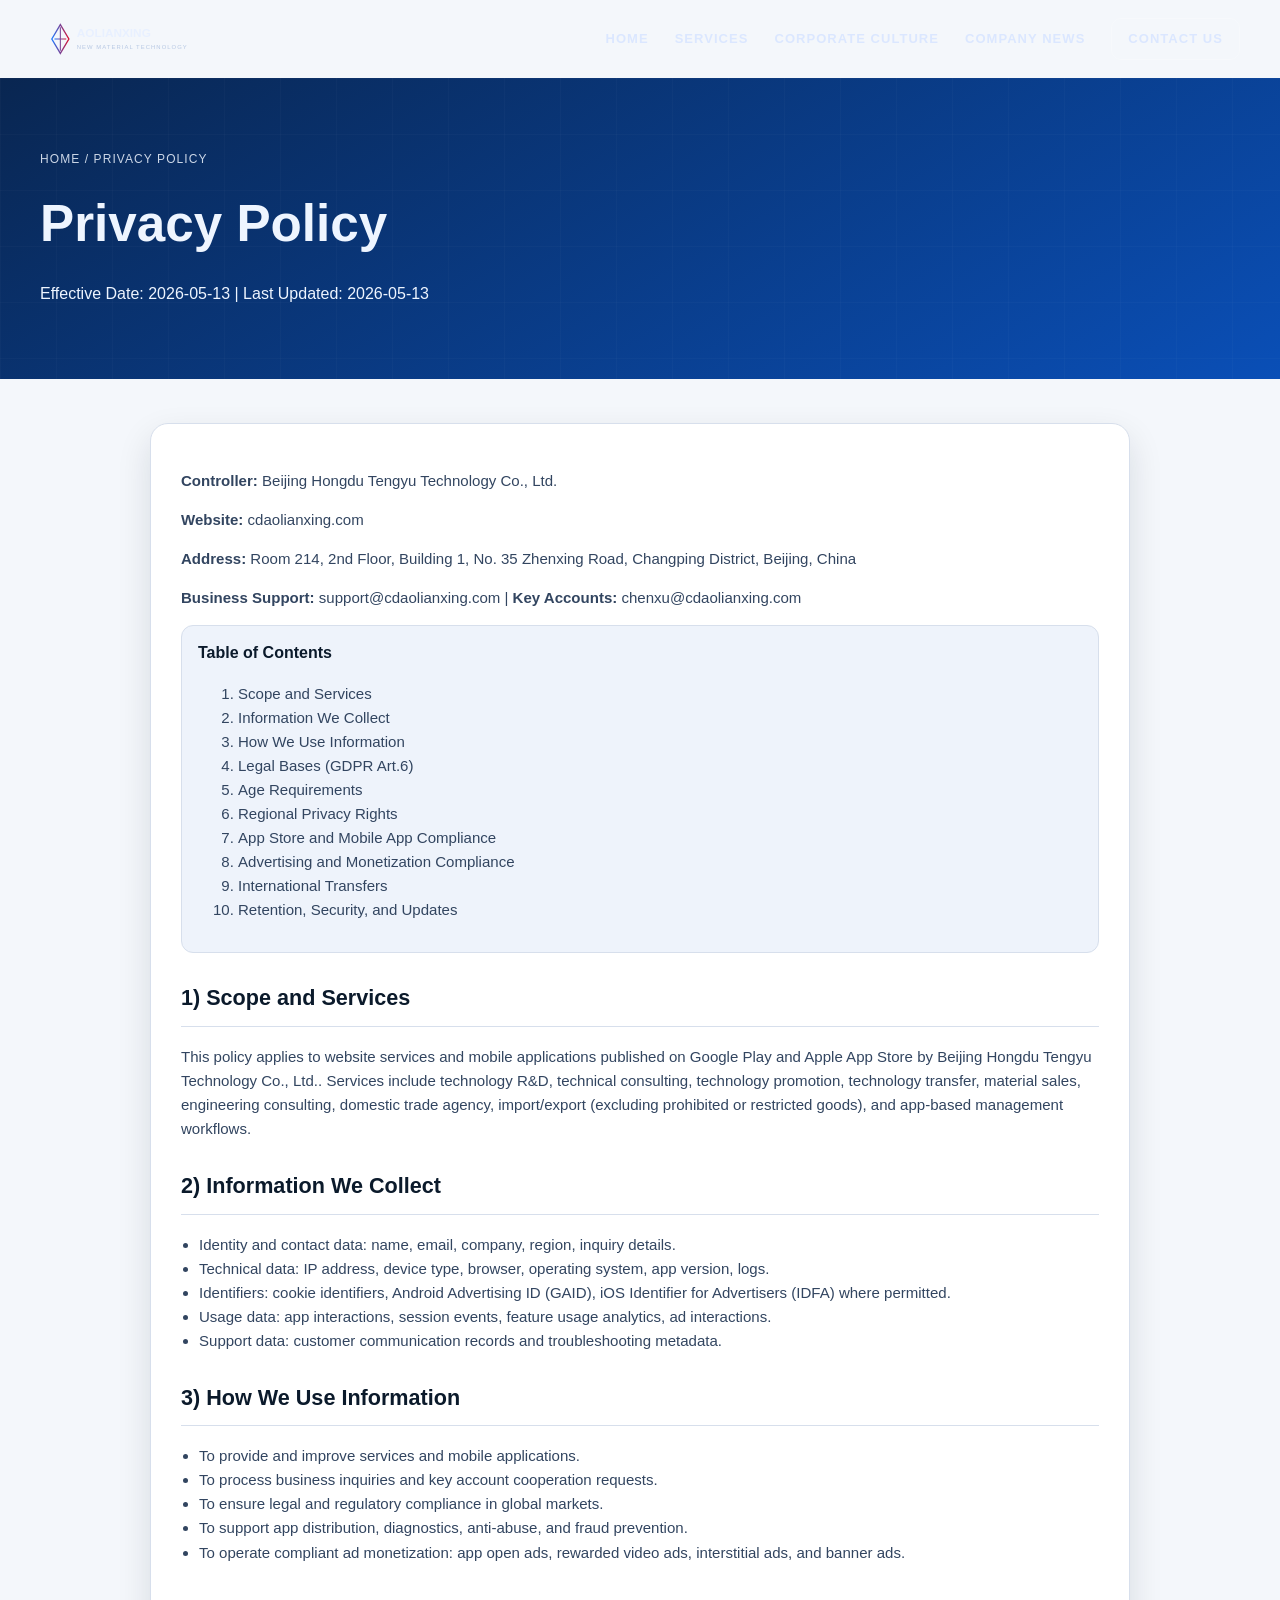
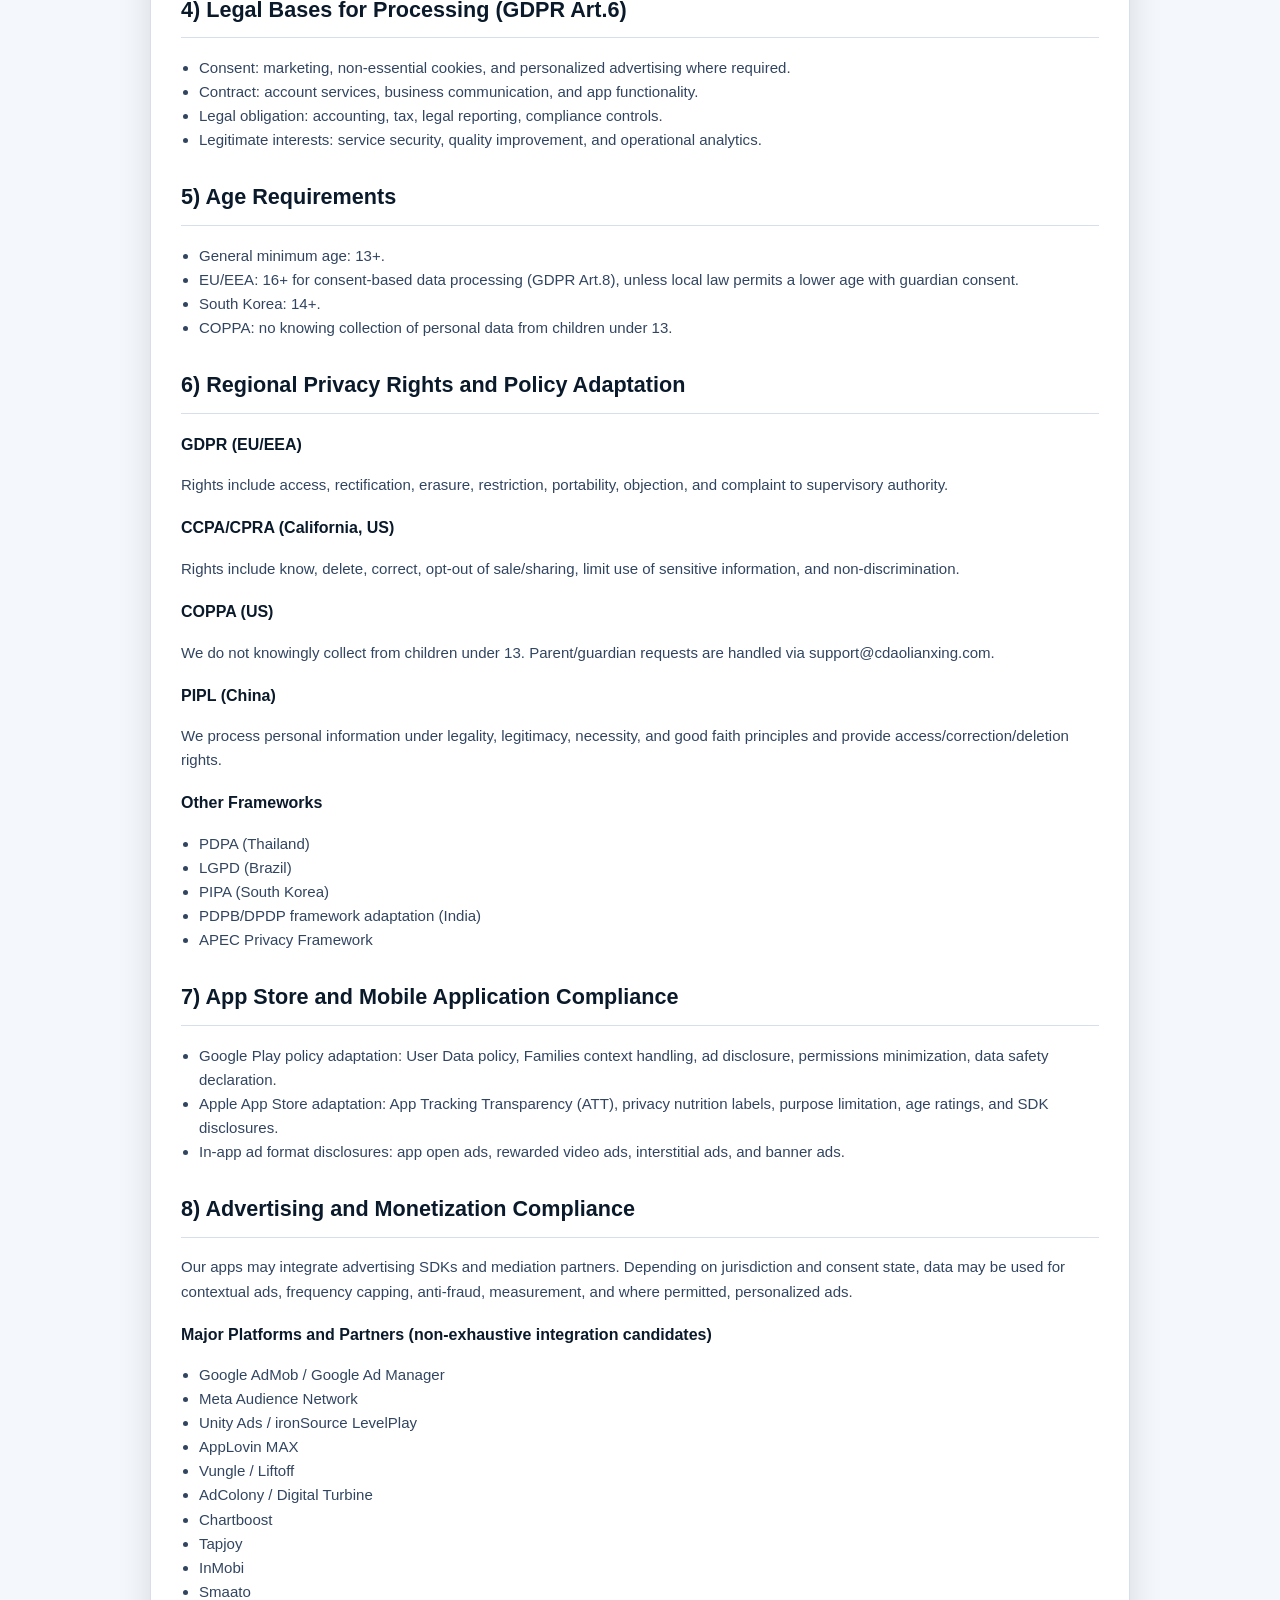
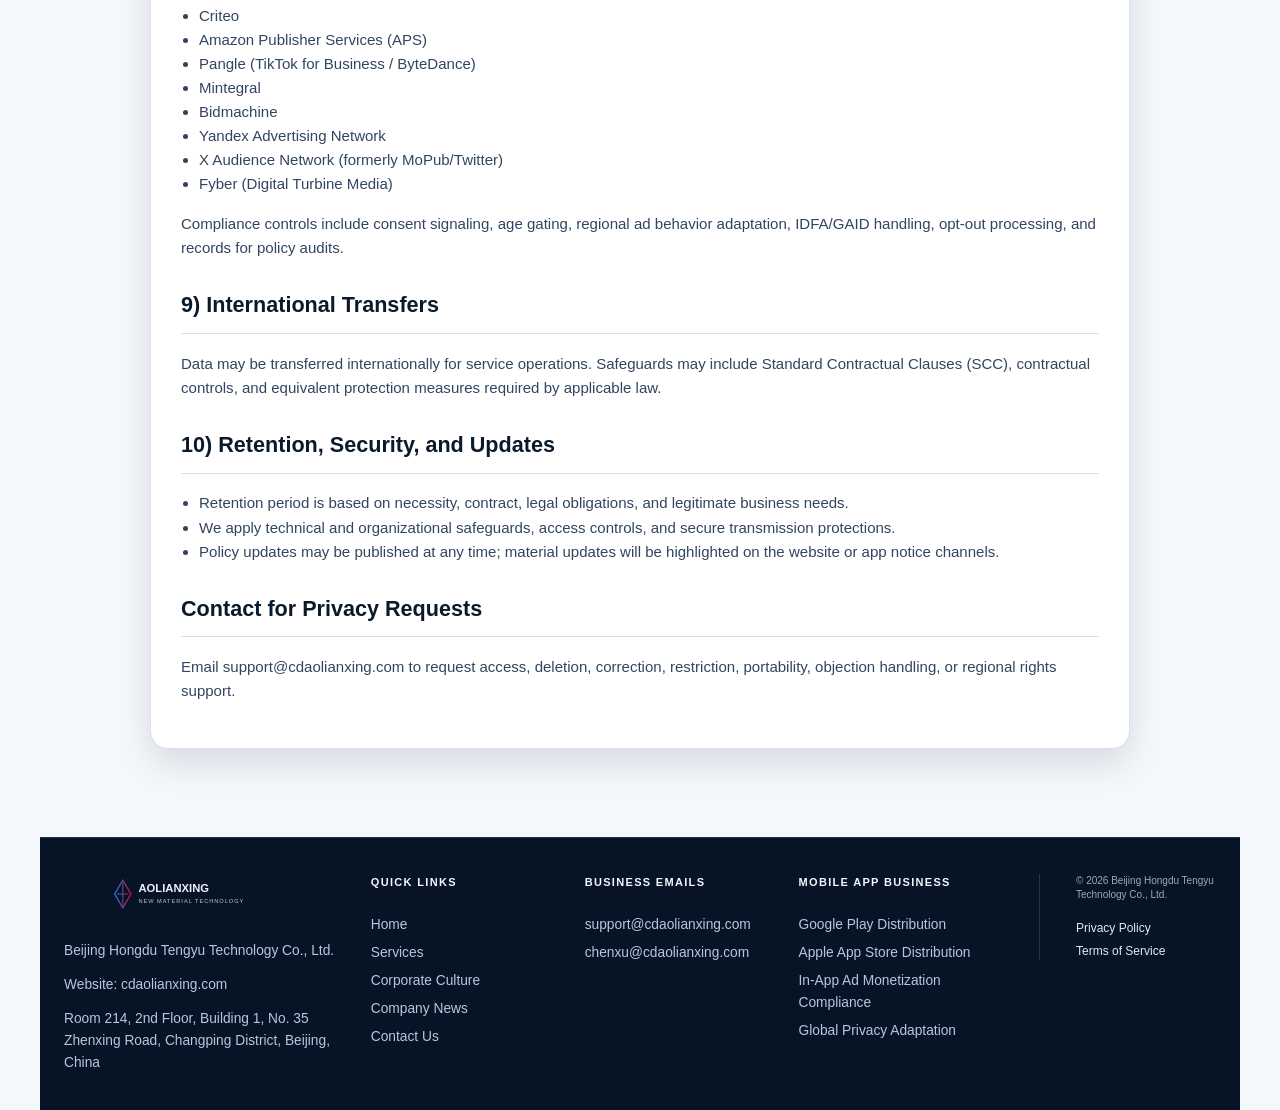
<file: privacy-policy.html>
﻿<!doctype html>
<html lang="en">
<head>
  <meta charset="utf-8"/>
  <meta name="viewport" content="width=device-width, initial-scale=1"/>
  <title>Privacy Policy | Beijing Hongdu Tengyu Technology Co., Ltd.</title>
  <meta name="description" content="Comprehensive privacy policy for Beijing Hongdu Tengyu Technology Co., Ltd. covering global regulations, app store compliance, ad platforms, age requirements, and user rights."/>
  <meta name="robots" content="index,follow"/>
  <link rel="canonical" href="https://www.cdaolianxing.com/privacy-policy.html"/>
  <link rel="icon" href="images/favicon.svg" type="image/svg+xml"/>
  <link rel="stylesheet" href="css/main.css"/>
</head>
<body>
  <nav class="navbar" id="navbar"><div class="nav-inner"><a class="nav-logo" href="index.html"><img src="images/logo.svg" alt="logo"/></a><div class="nav-links"><a href="index.html">Home</a><a href="services.html">Services</a><a href="culture.html">Corporate Culture</a><a href="news.html">Company News</a><a class="nav-cta" href="contact.html">Contact Us</a></div><button class="nav-toggle" id="navToggle"><span></span><span></span><span></span></button></div></nav>
  <div class="nav-mobile" id="navMobile"><a href="index.html">Home</a><a href="services.html">Services</a><a href="culture.html">Corporate Culture</a><a href="news.html">Company News</a><a href="contact.html">Contact Us</a></div>

  <header class="page-hero"><div class="container"><div class="breadcrumb">Home / Privacy Policy</div><h1>Privacy Policy</h1><p>Effective Date: 2026-05-13 | Last Updated: 2026-05-13</p></div></header>

  <main class="legal">
    <article class="legal-wrap">
      <p><strong>Controller:</strong> Beijing Hongdu Tengyu Technology Co., Ltd.</p>
      <p><strong>Website:</strong> cdaolianxing.com</p>
      <p><strong>Address:</strong> Room 214, 2nd Floor, Building 1, No. 35 Zhenxing Road, Changping District, Beijing, China</p>
      <p><strong>Business Support:</strong> support@cdaolianxing.com | <strong>Key Accounts:</strong> chenxu@cdaolianxing.com</p>

      <div class="toc">
        <strong>Table of Contents</strong>
        <ol>
          <li>Scope and Services</li><li>Information We Collect</li><li>How We Use Information</li><li>Legal Bases (GDPR Art.6)</li><li>Age Requirements</li><li>Regional Privacy Rights</li><li>App Store and Mobile App Compliance</li><li>Advertising and Monetization Compliance</li><li>International Transfers</li><li>Retention, Security, and Updates</li>
        </ol>
      </div>

      <h2>1) Scope and Services</h2>
      <p>This policy applies to website services and mobile applications published on Google Play and Apple App Store by Beijing Hongdu Tengyu Technology Co., Ltd.. Services include technology R&D, technical consulting, technology promotion, technology transfer, material sales, engineering consulting, domestic trade agency, import/export (excluding prohibited or restricted goods), and app-based management workflows.</p>

      <h2>2) Information We Collect</h2>
      <ul>
        <li>Identity and contact data: name, email, company, region, inquiry details.</li>
        <li>Technical data: IP address, device type, browser, operating system, app version, logs.</li>
        <li>Identifiers: cookie identifiers, Android Advertising ID (GAID), iOS Identifier for Advertisers (IDFA) where permitted.</li>
        <li>Usage data: app interactions, session events, feature usage analytics, ad interactions.</li>
        <li>Support data: customer communication records and troubleshooting metadata.</li>
      </ul>

      <h2>3) How We Use Information</h2>
      <ul>
        <li>To provide and improve services and mobile applications.</li>
        <li>To process business inquiries and key account cooperation requests.</li>
        <li>To ensure legal and regulatory compliance in global markets.</li>
        <li>To support app distribution, diagnostics, anti-abuse, and fraud prevention.</li>
        <li>To operate compliant ad monetization: app open ads, rewarded video ads, interstitial ads, and banner ads.</li>
      </ul>

      <h2>4) Legal Bases for Processing (GDPR Art.6)</h2>
      <ul>
        <li>Consent: marketing, non-essential cookies, and personalized advertising where required.</li>
        <li>Contract: account services, business communication, and app functionality.</li>
        <li>Legal obligation: accounting, tax, legal reporting, compliance controls.</li>
        <li>Legitimate interests: service security, quality improvement, and operational analytics.</li>
      </ul>

      <h2>5) Age Requirements</h2>
      <ul>
        <li>General minimum age: 13+.</li>
        <li>EU/EEA: 16+ for consent-based data processing (GDPR Art.8), unless local law permits a lower age with guardian consent.</li>
        <li>South Korea: 14+.</li>
        <li>COPPA: no knowing collection of personal data from children under 13.</li>
      </ul>

      <h2>6) Regional Privacy Rights and Policy Adaptation</h2>
      <h3>GDPR (EU/EEA)</h3>
      <p>Rights include access, rectification, erasure, restriction, portability, objection, and complaint to supervisory authority.</p>
      <h3>CCPA/CPRA (California, US)</h3>
      <p>Rights include know, delete, correct, opt-out of sale/sharing, limit use of sensitive information, and non-discrimination.</p>
      <h3>COPPA (US)</h3>
      <p>We do not knowingly collect from children under 13. Parent/guardian requests are handled via support@cdaolianxing.com.</p>
      <h3>PIPL (China)</h3>
      <p>We process personal information under legality, legitimacy, necessity, and good faith principles and provide access/correction/deletion rights.</p>
      <h3>Other Frameworks</h3>
      <ul>
        <li>PDPA (Thailand)</li>
        <li>LGPD (Brazil)</li>
        <li>PIPA (South Korea)</li>
        <li>PDPB/DPDP framework adaptation (India)</li>
        <li>APEC Privacy Framework</li>
      </ul>

      <h2>7) App Store and Mobile Application Compliance</h2>
      <ul>
        <li>Google Play policy adaptation: User Data policy, Families context handling, ad disclosure, permissions minimization, data safety declaration.</li>
        <li>Apple App Store adaptation: App Tracking Transparency (ATT), privacy nutrition labels, purpose limitation, age ratings, and SDK disclosures.</li>
        <li>In-app ad format disclosures: app open ads, rewarded video ads, interstitial ads, and banner ads.</li>
      </ul>

      <h2>8) Advertising and Monetization Compliance</h2>
      <p>Our apps may integrate advertising SDKs and mediation partners. Depending on jurisdiction and consent state, data may be used for contextual ads, frequency capping, anti-fraud, measurement, and where permitted, personalized ads.</p>
      <h3>Major Platforms and Partners (non-exhaustive integration candidates)</h3>
      <ul>
        <li>Google AdMob / Google Ad Manager</li>
        <li>Meta Audience Network</li>
        <li>Unity Ads / ironSource LevelPlay</li>
        <li>AppLovin MAX</li>
        <li>Vungle / Liftoff</li>
        <li>AdColony / Digital Turbine</li>
        <li>Chartboost</li>
        <li>Tapjoy</li>
        <li>InMobi</li>
        <li>Smaato</li>
        <li>Criteo</li>
        <li>Amazon Publisher Services (APS)</li>
        <li>Pangle (TikTok for Business / ByteDance)</li>
        <li>Mintegral</li>
        <li>Bidmachine</li>
        <li>Yandex Advertising Network</li>
        <li>X Audience Network (formerly MoPub/Twitter)</li>
        <li>Fyber (Digital Turbine Media)</li>
      </ul>
      <p>Compliance controls include consent signaling, age gating, regional ad behavior adaptation, IDFA/GAID handling, opt-out processing, and records for policy audits.</p>

      <h2>9) International Transfers</h2>
      <p>Data may be transferred internationally for service operations. Safeguards may include Standard Contractual Clauses (SCC), contractual controls, and equivalent protection measures required by applicable law.</p>

      <h2>10) Retention, Security, and Updates</h2>
      <ul>
        <li>Retention period is based on necessity, contract, legal obligations, and legitimate business needs.</li>
        <li>We apply technical and organizational safeguards, access controls, and secure transmission protections.</li>
        <li>Policy updates may be published at any time; material updates will be highlighted on the website or app notice channels.</li>
      </ul>

      <h2>Contact for Privacy Requests</h2>
      <p>Email support@cdaolianxing.com to request access, deletion, correction, restriction, portability, objection handling, or regional rights support.</p>
    </article>
  </main>

  <footer class="footer"><div class="footer-main"><div><img src="images/logo.svg" alt="logo" style="height:40px;width:auto;margin-bottom:14px;"/><p>Beijing Hongdu Tengyu Technology Co., Ltd.</p><p>Website: cdaolianxing.com</p><p>Room 214, 2nd Floor, Building 1, No. 35 Zhenxing Road, Changping District, Beijing, China</p></div><div><h4>Quick Links</h4><ul><li><a href="index.html">Home</a></li><li><a href="services.html">Services</a></li><li><a href="culture.html">Corporate Culture</a></li><li><a href="news.html">Company News</a></li><li><a href="contact.html">Contact Us</a></li></ul></div><div><h4>Business Emails</h4><ul><li><a href="mailto:support@cdaolianxing.com">support@cdaolianxing.com</a></li><li><a href="mailto:chenxu@cdaolianxing.com">chenxu@cdaolianxing.com</a></li></ul></div><div><h4>Mobile App Business</h4><ul><li>Google Play Distribution</li><li>Apple App Store Distribution</li><li>In-App Ad Monetization Compliance</li><li>Global Privacy Adaptation</li></ul></div></div><div class="footer-bottom"><span>© 2026 Beijing Hongdu Tengyu Technology Co., Ltd.</span><div class="footer-legal"><a href="privacy-policy.html">Privacy Policy</a><a href="terms-of-service.html">Terms of Service</a></div></div></footer>
<script src="js/main.js" defer></script><script src="js/animations.js" defer></script>
</body>
</html>
</file>
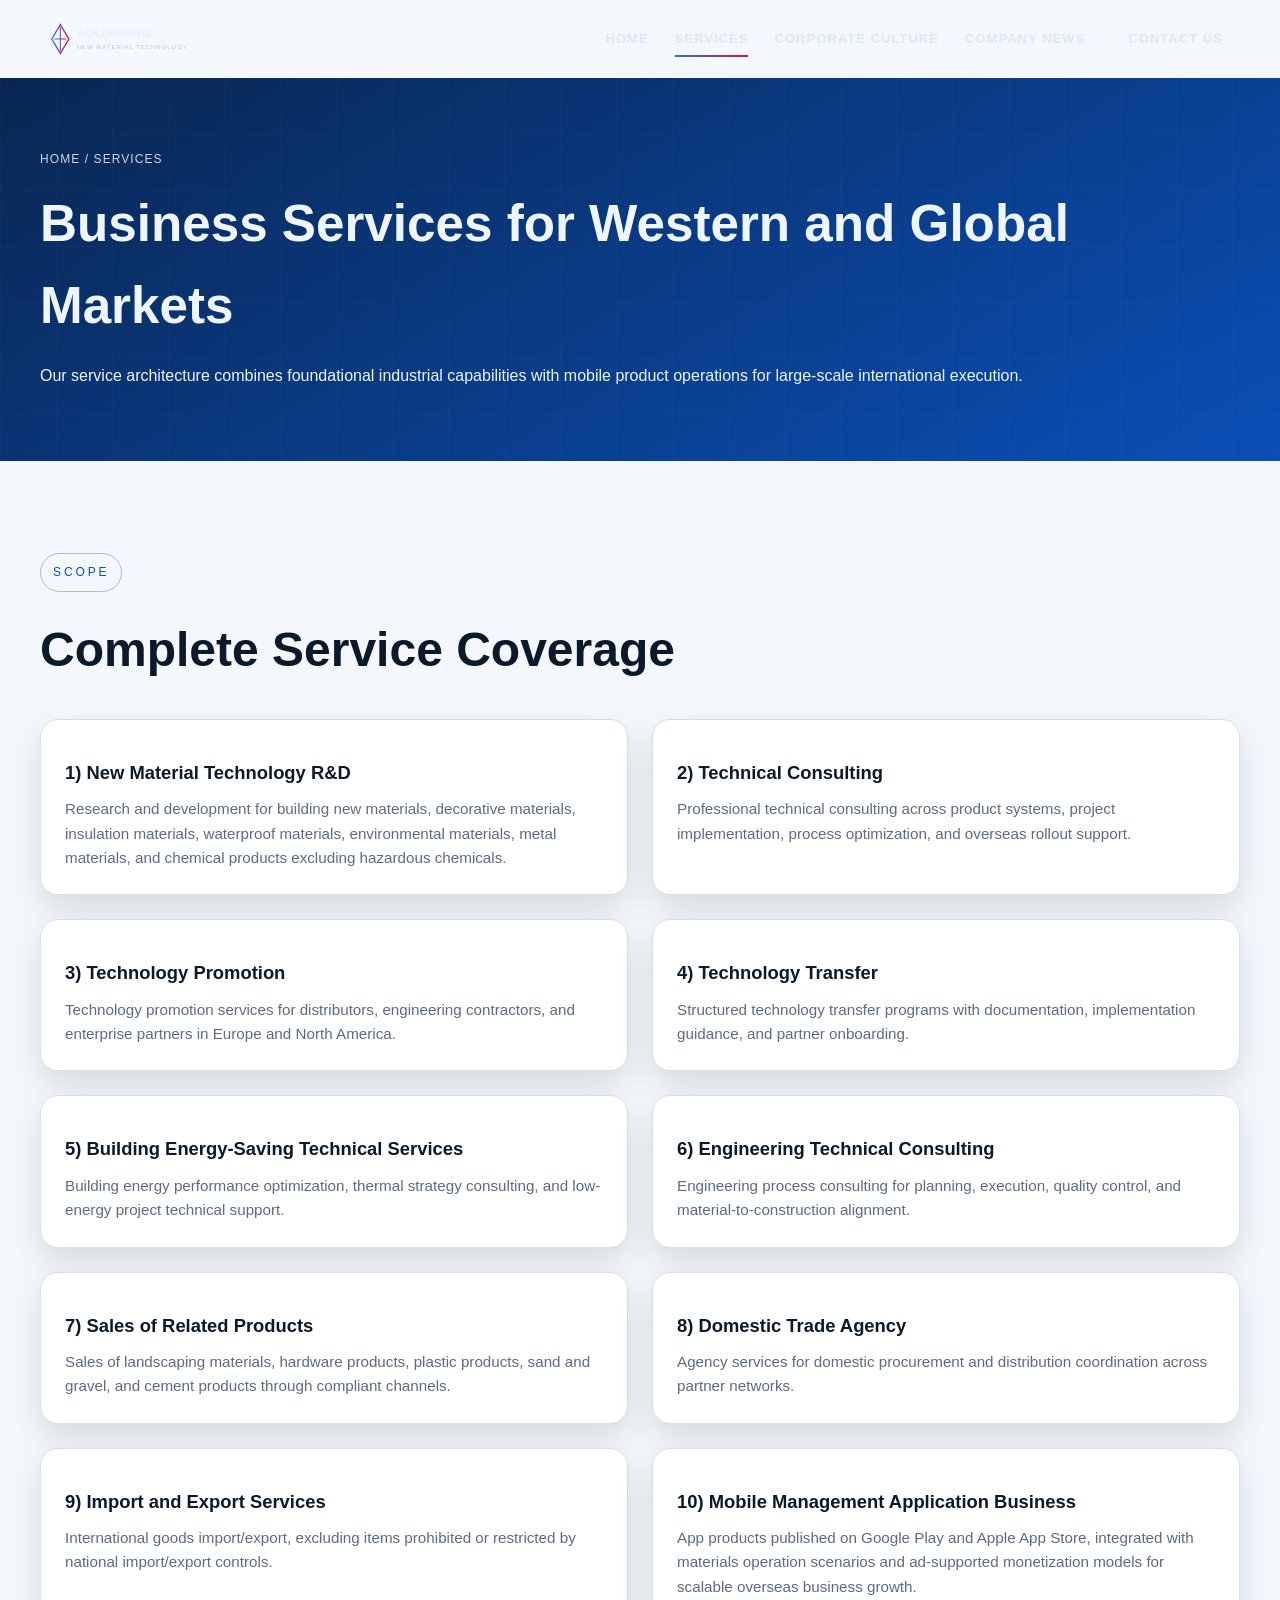
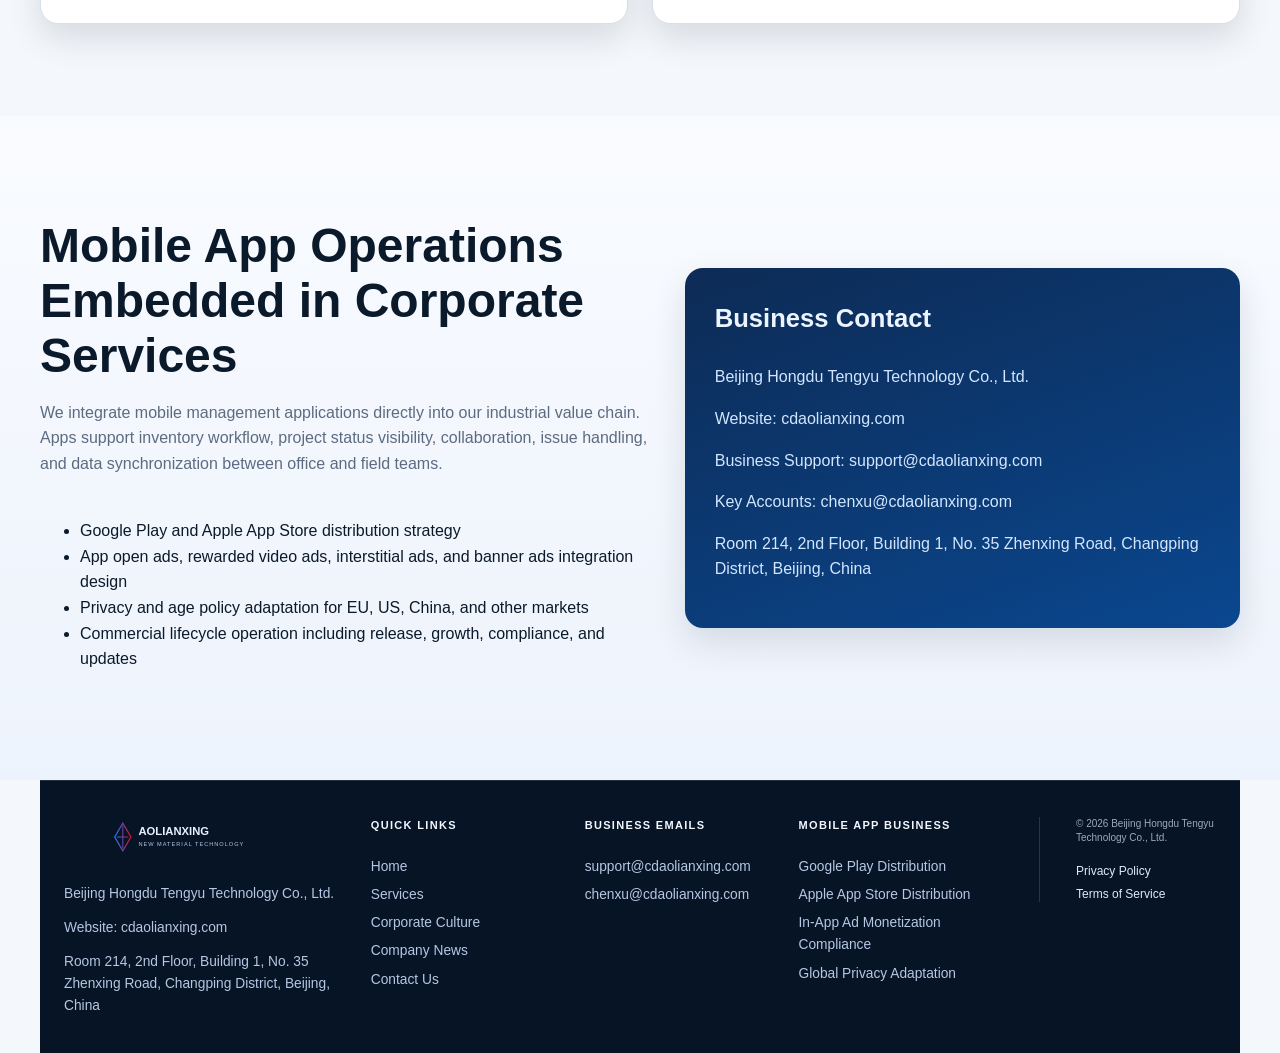
<file: services.html>
﻿<!doctype html>
<html lang="en">
<head>
  <meta charset="utf-8"/>
  <meta name="viewport" content="width=device-width, initial-scale=1"/>
  <title>Business Services | Beijing Hongdu Tengyu Technology Co., Ltd.</title>
  <meta name="description" content="Comprehensive business services for global markets: material R&D, consulting, technology transfer, building energy services, engineering consulting, trade agency, import/export, and mobile management applications."/>
  <meta name="robots" content="index,follow"/>
  <link rel="canonical" href="https://www.cdaolianxing.com/services.html"/>
  <meta property="og:image" content="https://www.cdaolianxing.com/images/og-image.png"/>
  <link rel="icon" href="images/favicon.svg" type="image/svg+xml"/>
  <link rel="stylesheet" href="css/main.css"/>
</head>
<body>
  <nav class="navbar" id="navbar"><div class="nav-inner"><a class="nav-logo" href="index.html"><img src="images/logo.svg" alt="logo"/></a><div class="nav-links"><a href="index.html">Home</a><a class="active" href="services.html">Services</a><a href="culture.html">Corporate Culture</a><a href="news.html">Company News</a><a class="nav-cta" href="contact.html">Contact Us</a></div><button class="nav-toggle" id="navToggle"><span></span><span></span><span></span></button></div></nav>
  <div class="nav-mobile" id="navMobile"><a href="index.html">Home</a><a href="services.html">Services</a><a href="culture.html">Corporate Culture</a><a href="news.html">Company News</a><a href="contact.html">Contact Us</a></div>

  <header class="page-hero">
    <div class="container">
      <div class="breadcrumb">Home / Services</div>
      <h1>Business Services for Western and Global Markets</h1>
      <p>Our service architecture combines foundational industrial capabilities with mobile product operations for large-scale international execution.</p>
    </div>
  </header>

  <main>
    <section class="section">
      <div class="container">
        <div class="section-head reveal"><span class="kicker" style="color:#0a4fb7;border-color:#9ebdf0;">Scope</span><h2>Complete Service Coverage</h2></div>
        <div class="grid-2">
          <article class="card reveal"><h3>1) New Material Technology R&D</h3><p>Research and development for building new materials, decorative materials, insulation materials, waterproof materials, environmental materials, metal materials, and chemical products excluding hazardous chemicals.</p></article>
          <article class="card reveal delay-1"><h3>2) Technical Consulting</h3><p>Professional technical consulting across product systems, project implementation, process optimization, and overseas rollout support.</p></article>
          <article class="card reveal"><h3>3) Technology Promotion</h3><p>Technology promotion services for distributors, engineering contractors, and enterprise partners in Europe and North America.</p></article>
          <article class="card reveal delay-1"><h3>4) Technology Transfer</h3><p>Structured technology transfer programs with documentation, implementation guidance, and partner onboarding.</p></article>
          <article class="card reveal"><h3>5) Building Energy-Saving Technical Services</h3><p>Building energy performance optimization, thermal strategy consulting, and low-energy project technical support.</p></article>
          <article class="card reveal delay-1"><h3>6) Engineering Technical Consulting</h3><p>Engineering process consulting for planning, execution, quality control, and material-to-construction alignment.</p></article>
          <article class="card reveal"><h3>7) Sales of Related Products</h3><p>Sales of landscaping materials, hardware products, plastic products, sand and gravel, and cement products through compliant channels.</p></article>
          <article class="card reveal delay-1"><h3>8) Domestic Trade Agency</h3><p>Agency services for domestic procurement and distribution coordination across partner networks.</p></article>
          <article class="card reveal"><h3>9) Import and Export Services</h3><p>International goods import/export, excluding items prohibited or restricted by national import/export controls.</p></article>
          <article class="card reveal delay-1"><h3>10) Mobile Management Application Business</h3><p>App products published on Google Play and Apple App Store, integrated with materials operation scenarios and ad-supported monetization models for scalable overseas business growth.</p></article>
        </div>
      </div>
    </section>

    <section class="section alt">
      <div class="container split">
        <div class="reveal">
          <div class="section-head"><h2>Mobile App Operations Embedded in Corporate Services</h2><p>We integrate mobile management applications directly into our industrial value chain. Apps support inventory workflow, project status visibility, collaboration, issue handling, and data synchronization between office and field teams.</p></div>
          <ul>
            <li>Google Play and Apple App Store distribution strategy</li>
            <li>App open ads, rewarded video ads, interstitial ads, and banner ads integration design</li>
            <li>Privacy and age policy adaptation for EU, US, China, and other markets</li>
            <li>Commercial lifecycle operation including release, growth, compliance, and updates</li>
          </ul>
        </div>
        <div class="panel reveal delay-1">
          <h3>Business Contact</h3>
          <p>Beijing Hongdu Tengyu Technology Co., Ltd.</p>
          <p>Website: cdaolianxing.com</p>
          <p>Business Support: support@cdaolianxing.com</p>
          <p>Key Accounts: chenxu@cdaolianxing.com</p>
          <p>Room 214, 2nd Floor, Building 1, No. 35 Zhenxing Road, Changping District, Beijing, China</p>
        </div>
      </div>
    </section>
  </main>

  <footer class="footer"><div class="footer-main"><div><img src="images/logo.svg" alt="logo" style="height:40px;width:auto;margin-bottom:14px;"/><p>Beijing Hongdu Tengyu Technology Co., Ltd.</p><p>Website: cdaolianxing.com</p><p>Room 214, 2nd Floor, Building 1, No. 35 Zhenxing Road, Changping District, Beijing, China</p></div><div><h4>Quick Links</h4><ul><li><a href="index.html">Home</a></li><li><a href="services.html">Services</a></li><li><a href="culture.html">Corporate Culture</a></li><li><a href="news.html">Company News</a></li><li><a href="contact.html">Contact Us</a></li></ul></div><div><h4>Business Emails</h4><ul><li><a href="mailto:support@cdaolianxing.com">support@cdaolianxing.com</a></li><li><a href="mailto:chenxu@cdaolianxing.com">chenxu@cdaolianxing.com</a></li></ul></div><div><h4>Mobile App Business</h4><ul><li>Google Play Distribution</li><li>Apple App Store Distribution</li><li>In-App Ad Monetization Compliance</li><li>Global Privacy Adaptation</li></ul></div></div>    <div class="footer-bottom">
      <span>© 2026 Beijing Hongdu Tengyu Technology Co., Ltd.</span>
      <div class="footer-legal"><a href="privacy-policy.html">Privacy Policy</a><a href="terms-of-service.html">Terms of Service</a></div></div></footer>
<script src="js/main.js" defer></script><script src="js/animations.js" defer></script>
</body>
</html>
</file>
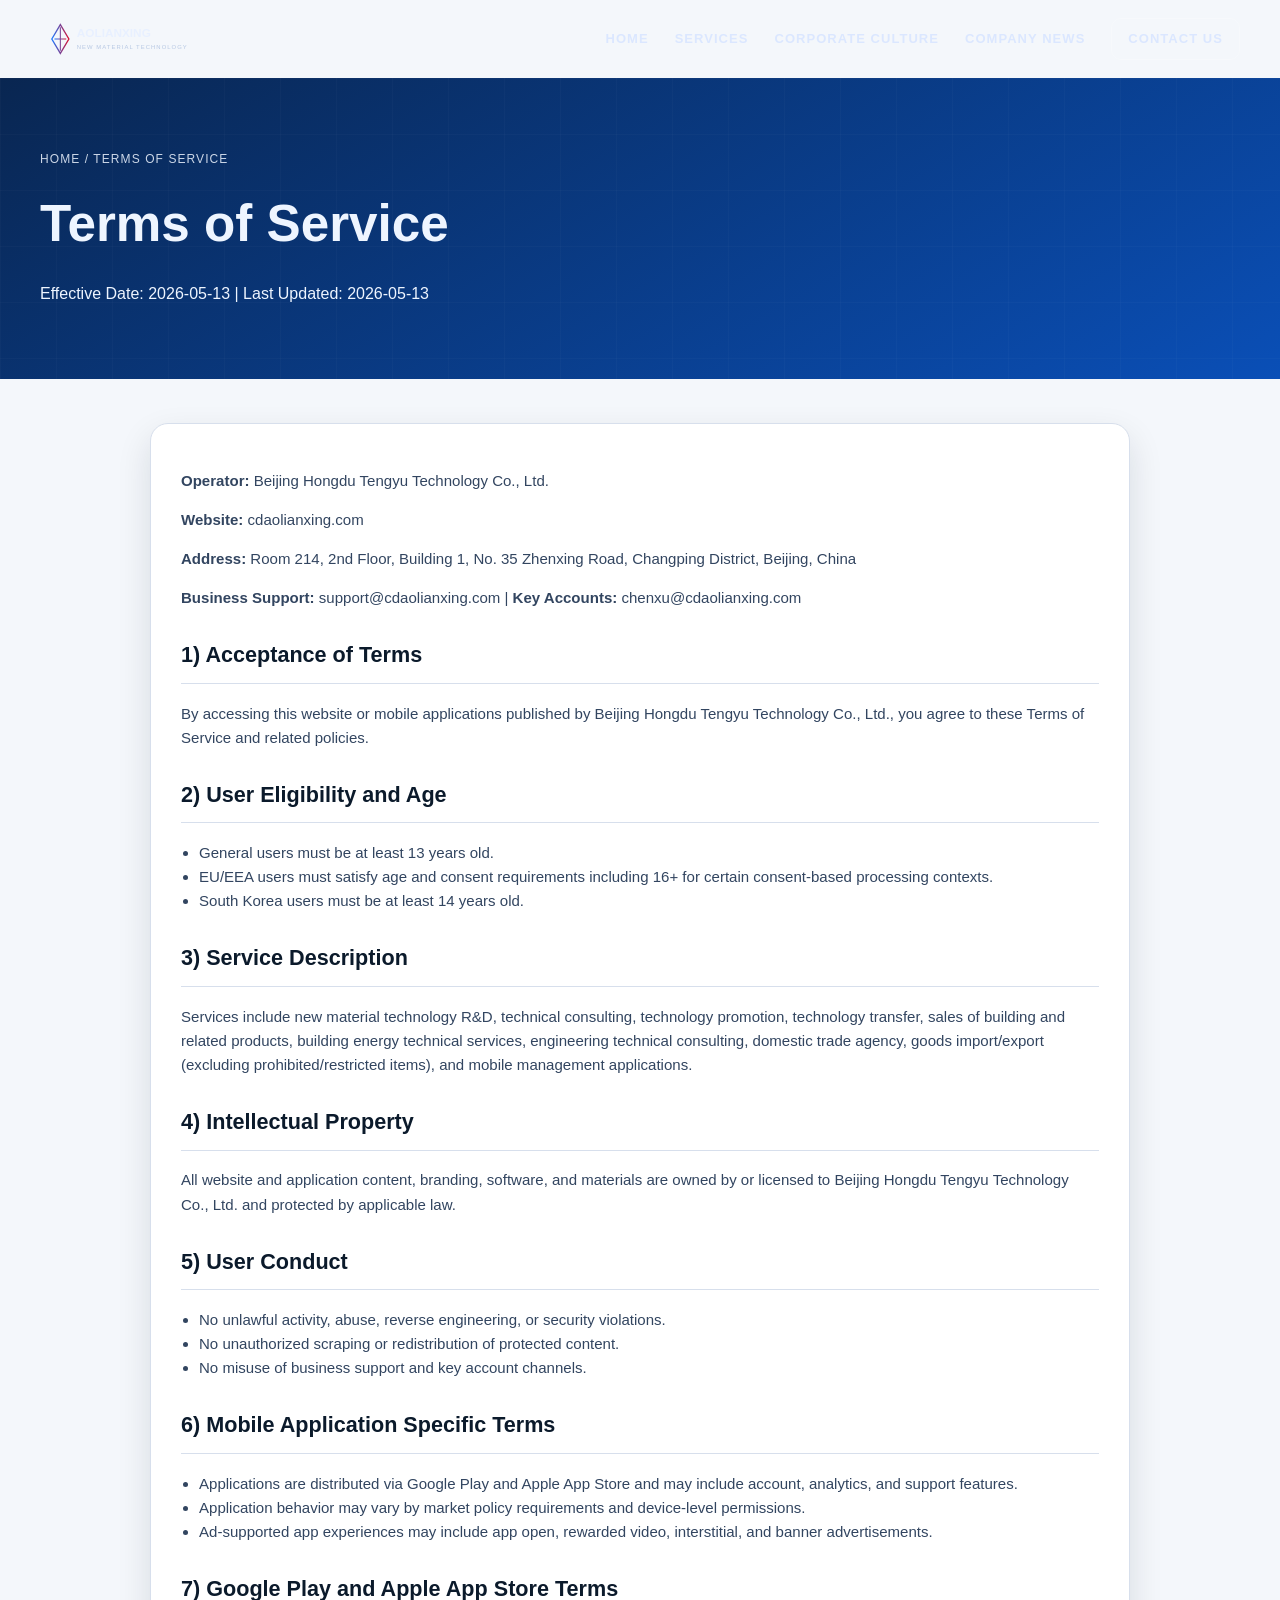
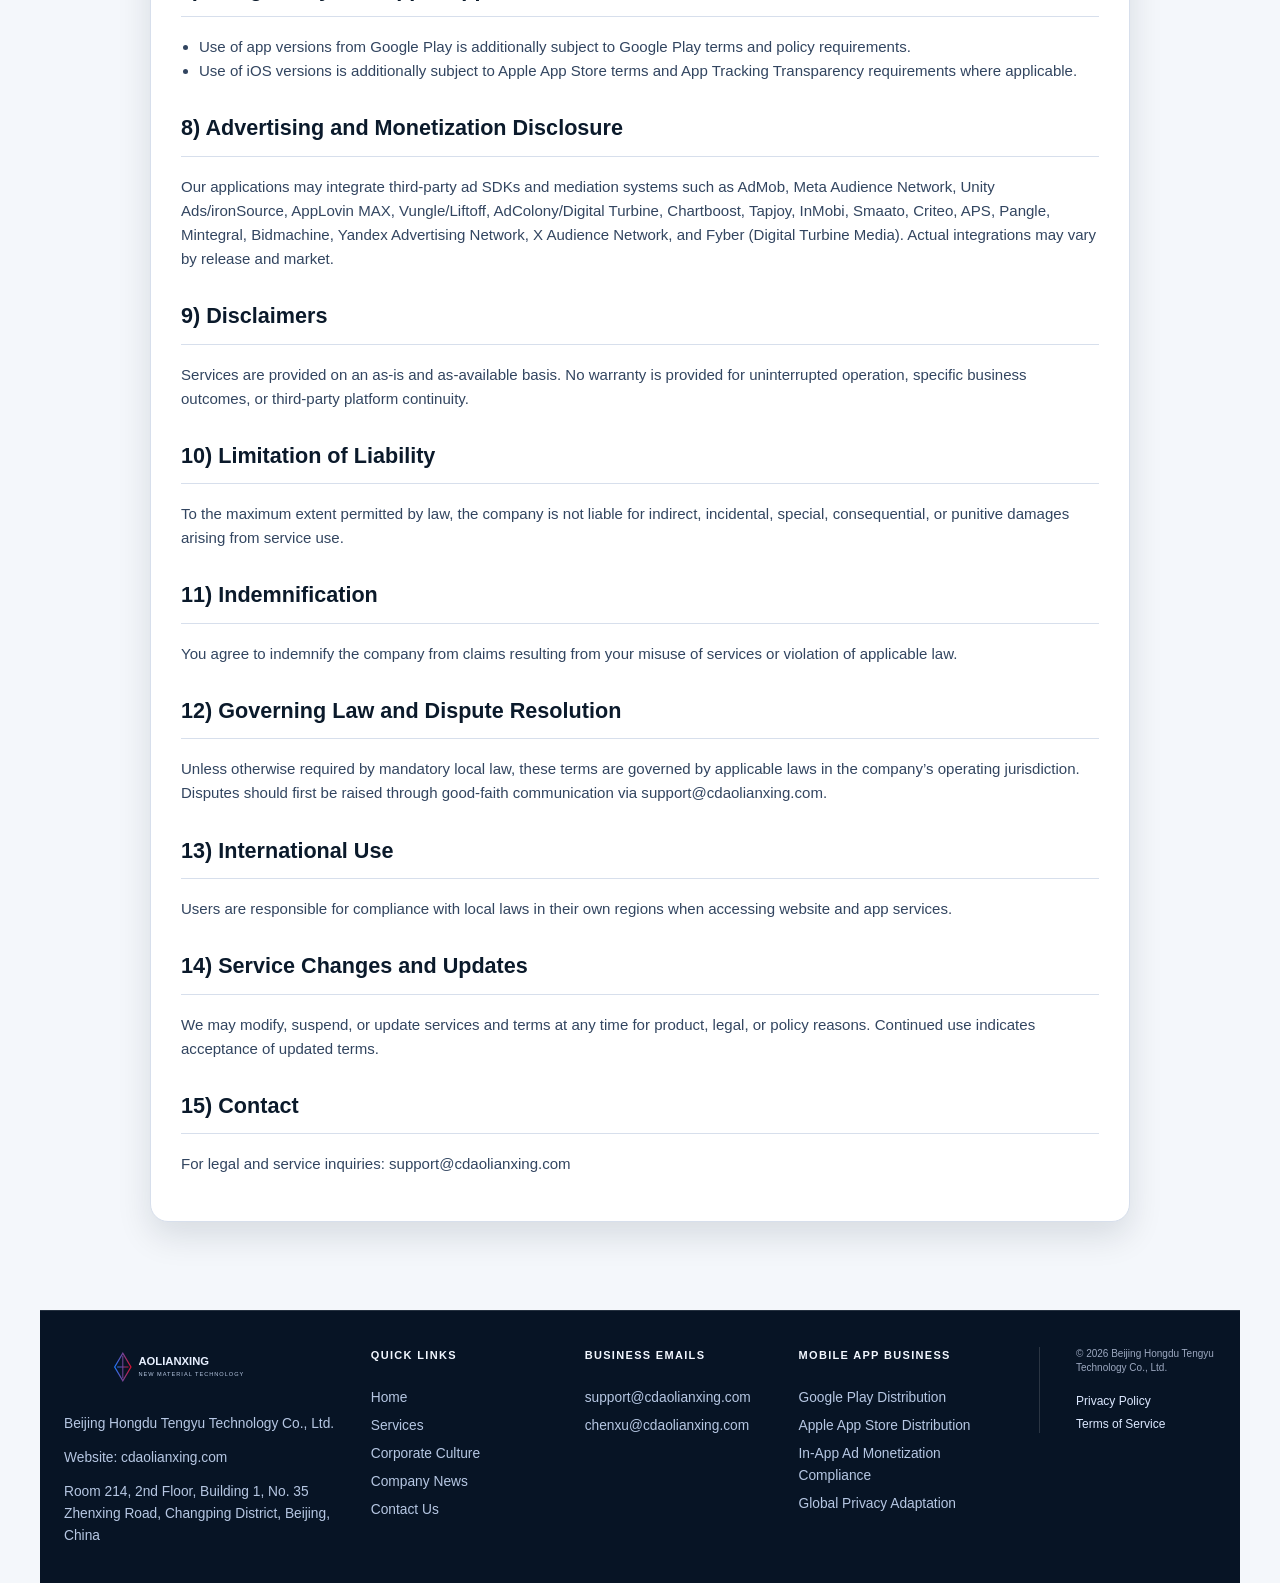
<file: terms-of-service.html>
﻿<!doctype html>
<html lang="en">
<head>
  <meta charset="utf-8"/>
  <meta name="viewport" content="width=device-width, initial-scale=1"/>
  <title>Terms of Service | Beijing Hongdu Tengyu Technology Co., Ltd.</title>
  <meta name="description" content="Comprehensive terms of service for Beijing Hongdu Tengyu Technology Co., Ltd. website and mobile app services."/>
  <meta name="robots" content="index,follow"/>
  <link rel="canonical" href="https://www.cdaolianxing.com/terms-of-service.html"/>
  <link rel="icon" href="images/favicon.svg" type="image/svg+xml"/>
  <link rel="stylesheet" href="css/main.css"/>
</head>
<body>
  <nav class="navbar" id="navbar"><div class="nav-inner"><a class="nav-logo" href="index.html"><img src="images/logo.svg" alt="logo"/></a><div class="nav-links"><a href="index.html">Home</a><a href="services.html">Services</a><a href="culture.html">Corporate Culture</a><a href="news.html">Company News</a><a class="nav-cta" href="contact.html">Contact Us</a></div><button class="nav-toggle" id="navToggle"><span></span><span></span><span></span></button></div></nav>
  <div class="nav-mobile" id="navMobile"><a href="index.html">Home</a><a href="services.html">Services</a><a href="culture.html">Corporate Culture</a><a href="news.html">Company News</a><a href="contact.html">Contact Us</a></div>

  <header class="page-hero"><div class="container"><div class="breadcrumb">Home / Terms of Service</div><h1>Terms of Service</h1><p>Effective Date: 2026-05-13 | Last Updated: 2026-05-13</p></div></header>

  <main class="legal">
    <article class="legal-wrap">
      <p><strong>Operator:</strong> Beijing Hongdu Tengyu Technology Co., Ltd.</p>
      <p><strong>Website:</strong> cdaolianxing.com</p>
      <p><strong>Address:</strong> Room 214, 2nd Floor, Building 1, No. 35 Zhenxing Road, Changping District, Beijing, China</p>
      <p><strong>Business Support:</strong> support@cdaolianxing.com | <strong>Key Accounts:</strong> chenxu@cdaolianxing.com</p>

      <h2>1) Acceptance of Terms</h2>
      <p>By accessing this website or mobile applications published by Beijing Hongdu Tengyu Technology Co., Ltd., you agree to these Terms of Service and related policies.</p>

      <h2>2) User Eligibility and Age</h2>
      <ul>
        <li>General users must be at least 13 years old.</li>
        <li>EU/EEA users must satisfy age and consent requirements including 16+ for certain consent-based processing contexts.</li>
        <li>South Korea users must be at least 14 years old.</li>
      </ul>

      <h2>3) Service Description</h2>
      <p>Services include new material technology R&D, technical consulting, technology promotion, technology transfer, sales of building and related products, building energy technical services, engineering technical consulting, domestic trade agency, goods import/export (excluding prohibited/restricted items), and mobile management applications.</p>

      <h2>4) Intellectual Property</h2>
      <p>All website and application content, branding, software, and materials are owned by or licensed to Beijing Hongdu Tengyu Technology Co., Ltd. and protected by applicable law.</p>

      <h2>5) User Conduct</h2>
      <ul>
        <li>No unlawful activity, abuse, reverse engineering, or security violations.</li>
        <li>No unauthorized scraping or redistribution of protected content.</li>
        <li>No misuse of business support and key account channels.</li>
      </ul>

      <h2>6) Mobile Application Specific Terms</h2>
      <ul>
        <li>Applications are distributed via Google Play and Apple App Store and may include account, analytics, and support features.</li>
        <li>Application behavior may vary by market policy requirements and device-level permissions.</li>
        <li>Ad-supported app experiences may include app open, rewarded video, interstitial, and banner advertisements.</li>
      </ul>

      <h2>7) Google Play and Apple App Store Terms</h2>
      <ul>
        <li>Use of app versions from Google Play is additionally subject to Google Play terms and policy requirements.</li>
        <li>Use of iOS versions is additionally subject to Apple App Store terms and App Tracking Transparency requirements where applicable.</li>
      </ul>

      <h2>8) Advertising and Monetization Disclosure</h2>
      <p>Our applications may integrate third-party ad SDKs and mediation systems such as AdMob, Meta Audience Network, Unity Ads/ironSource, AppLovin MAX, Vungle/Liftoff, AdColony/Digital Turbine, Chartboost, Tapjoy, InMobi, Smaato, Criteo, APS, Pangle, Mintegral, Bidmachine, Yandex Advertising Network, X Audience Network, and Fyber (Digital Turbine Media). Actual integrations may vary by release and market.</p>

      <h2>9) Disclaimers</h2>
      <p>Services are provided on an as-is and as-available basis. No warranty is provided for uninterrupted operation, specific business outcomes, or third-party platform continuity.</p>

      <h2>10) Limitation of Liability</h2>
      <p>To the maximum extent permitted by law, the company is not liable for indirect, incidental, special, consequential, or punitive damages arising from service use.</p>

      <h2>11) Indemnification</h2>
      <p>You agree to indemnify the company from claims resulting from your misuse of services or violation of applicable law.</p>

      <h2>12) Governing Law and Dispute Resolution</h2>
      <p>Unless otherwise required by mandatory local law, these terms are governed by applicable laws in the company’s operating jurisdiction. Disputes should first be raised through good-faith communication via support@cdaolianxing.com.</p>

      <h2>13) International Use</h2>
      <p>Users are responsible for compliance with local laws in their own regions when accessing website and app services.</p>

      <h2>14) Service Changes and Updates</h2>
      <p>We may modify, suspend, or update services and terms at any time for product, legal, or policy reasons. Continued use indicates acceptance of updated terms.</p>

      <h2>15) Contact</h2>
      <p>For legal and service inquiries: support@cdaolianxing.com</p>
    </article>
  </main>

  <footer class="footer"><div class="footer-main"><div><img src="images/logo.svg" alt="logo" style="height:40px;width:auto;margin-bottom:14px;"/><p>Beijing Hongdu Tengyu Technology Co., Ltd.</p><p>Website: cdaolianxing.com</p><p>Room 214, 2nd Floor, Building 1, No. 35 Zhenxing Road, Changping District, Beijing, China</p></div><div><h4>Quick Links</h4><ul><li><a href="index.html">Home</a></li><li><a href="services.html">Services</a></li><li><a href="culture.html">Corporate Culture</a></li><li><a href="news.html">Company News</a></li><li><a href="contact.html">Contact Us</a></li></ul></div><div><h4>Business Emails</h4><ul><li><a href="mailto:support@cdaolianxing.com">support@cdaolianxing.com</a></li><li><a href="mailto:chenxu@cdaolianxing.com">chenxu@cdaolianxing.com</a></li></ul></div><div><h4>Mobile App Business</h4><ul><li>Google Play Distribution</li><li>Apple App Store Distribution</li><li>In-App Ad Monetization Compliance</li><li>Global Privacy Adaptation</li></ul></div></div><div class="footer-bottom"><span>© 2026 Beijing Hongdu Tengyu Technology Co., Ltd.</span><div class="footer-legal"><a href="privacy-policy.html">Privacy Policy</a><a href="terms-of-service.html">Terms of Service</a></div></div></footer>
<script src="js/main.js" defer></script><script src="js/animations.js" defer></script>
</body>
</html>
</file>
<file: css/main.css>
:root {
  --bg: #f4f7fb;
  --bg-dark: #081524;
  --surface: #ffffff;
  --surface-2: #eef3fb;
  --text: #0b1a2b;
  --muted: #5c6b80;
  --line: #d7dfec;
  --primary: #0a4fb7;
  --primary-2: #1b78ff;
  --accent: #d70f2f;
  --ok: #0f9d58;
  --shadow: 0 14px 34px rgba(11, 26, 43, 0.12);
  --radius: 18px;
  --nav-h: 78px;
  --ease: 0.35s cubic-bezier(0.2, 0.8, 0.2, 1);
}

* { box-sizing: border-box; }
html, body { margin: 0; padding: 0; }
body {
  font-family: "Inter", "Segoe UI", sans-serif;
  color: var(--text);
  background: var(--bg);
  line-height: 1.6;
}
a { color: inherit; text-decoration: none; }
img { max-width: 100%; display: block; }
.container { width: min(1200px, calc(100% - 48px)); margin: 0 auto; }

.noise {
  position: fixed;
  inset: 0;
  pointer-events: none;
  opacity: 0.05;
  z-index: 1;
  background-image: radial-gradient(#0d3e8f 0.6px, transparent 0.6px);
  background-size: 4px 4px;
}

.navbar {
  position: fixed;
  top: 0;
  left: 0;
  right: 0;
  height: var(--nav-h);
  z-index: 99;
  display: flex;
  align-items: center;
  transition: background var(--ease), box-shadow var(--ease);
}
.navbar.scrolled { background: rgba(8, 21, 36, 0.92); box-shadow: 0 6px 22px rgba(0, 0, 0, 0.28); }
.nav-inner { width: min(1200px, calc(100% - 48px)); margin: 0 auto; display: flex; align-items: center; justify-content: space-between; }
.nav-logo img { height: 42px; width: auto; }
.nav-links { display: flex; align-items: center; gap: 26px; }
.nav-links a { color: #dbe7ff; font-size: 13px; letter-spacing: 0.08em; font-weight: 700; text-transform: uppercase; position: relative; }
.nav-links a::after { content: ""; position: absolute; left: 0; right: 0; bottom: -8px; height: 2px; background: linear-gradient(90deg, var(--primary-2), var(--accent)); transform: scaleX(0); transform-origin: left; transition: transform var(--ease); }
.nav-links a:hover::after, .nav-links a.active::after { transform: scaleX(1); }
.nav-cta { border: 1px solid rgba(255, 255, 255, 0.25); padding: 10px 16px; border-radius: 10px; }
.nav-toggle { display: none; background: transparent; border: 0; width: 42px; height: 42px; }
.nav-toggle span { display: block; width: 26px; height: 2px; background: #e5efff; margin: 5px auto; }
.nav-mobile {
  position: fixed;
  top: var(--nav-h);
  left: 0;
  right: 0;
  background: rgba(8, 21, 36, 0.96);
  display: none;
  flex-direction: column;
  border-top: 1px solid rgba(255, 255, 255, 0.14);
  z-index: 90;
}
.nav-mobile a { color: #dbe7ff; padding: 14px 24px; border-bottom: 1px solid rgba(255, 255, 255, 0.1); font-size: 13px; text-transform: uppercase; letter-spacing: 0.08em; }
.nav-mobile.open { display: flex; }

.hero {
  min-height: 88vh;
  padding-top: var(--nav-h);
  position: relative;
  color: #f0f6ff;
  overflow: hidden;
  background: linear-gradient(120deg, #05101f 0%, #0a2e67 48%, #0e5fd8 100%);
}
.hero::before {
  content: "";
  position: absolute;
  inset: 0;
  background: radial-gradient(circle at 20% 25%, rgba(255, 255, 255, 0.22), transparent 40%), radial-gradient(circle at 80% 70%, rgba(215, 15, 47, 0.28), transparent 44%);
}
.hero-bg {
  position: absolute;
  inset: 0;
  object-fit: cover;
  opacity: 0.22;
  mix-blend-mode: screen;
}
.hero-grid {
  position: absolute;
  inset: 0;
  background-image: linear-gradient(rgba(255,255,255,0.08) 1px, transparent 1px), linear-gradient(90deg, rgba(255,255,255,0.08) 1px, transparent 1px);
  background-size: 52px 52px;
  opacity: 0.2;
}
.hero-content { position: relative; z-index: 2; padding: 90px 0; max-width: 760px; }
.kicker { display: inline-block; font-size: 12px; text-transform: uppercase; letter-spacing: 0.24em; padding: 9px 12px; border-radius: 999px; border: 1px solid rgba(255,255,255,0.26); margin-bottom: 20px; }
.hero h1 { font-size: clamp(2.2rem, 6vw, 4.6rem); line-height: 1.08; margin: 0 0 18px; font-weight: 800; }
.hero p { font-size: 1.1rem; color: #d6e6ff; max-width: 640px; }
.hero-actions { display: flex; gap: 14px; margin-top: 30px; flex-wrap: wrap; }
.btn {
  padding: 13px 24px;
  border-radius: 12px;
  border: 1px solid transparent;
  font-size: 12px;
  font-weight: 700;
  letter-spacing: 0.14em;
  text-transform: uppercase;
  display: inline-flex;
  align-items: center;
  gap: 8px;
  cursor: pointer;
  transition: transform var(--ease), box-shadow var(--ease), background var(--ease), color var(--ease);
}
.btn:hover { transform: translateY(-2px); }
.btn-primary { background: linear-gradient(90deg, var(--primary-2), var(--primary)); color: #fff; box-shadow: 0 8px 24px rgba(10,79,183,0.35); }
.btn-outline { border-color: rgba(255,255,255,0.4); color: #eef5ff; background: rgba(255,255,255,0.06); }

.section { padding: 92px 0; position: relative; z-index: 2; }
.section.alt { background: linear-gradient(180deg, #f9fbff, #edf3fc); }
.section-head { margin-bottom: 42px; }
.section-head h2 { margin: 10px 0 0; font-size: clamp(1.8rem, 4vw, 3rem); line-height: 1.15; }
.section-head p { max-width: 760px; color: var(--muted); }

.grid-2 { display: grid; grid-template-columns: repeat(2, minmax(0, 1fr)); gap: 24px; }
.grid-3 { display: grid; grid-template-columns: repeat(3, minmax(0, 1fr)); gap: 24px; }
.grid-4 { display: grid; grid-template-columns: repeat(4, minmax(0, 1fr)); gap: 20px; }

.card {
  background: var(--surface);
  border: 1px solid var(--line);
  border-radius: var(--radius);
  padding: 24px;
  box-shadow: var(--shadow);
  transform: translateY(18px);
  opacity: 0;
  transition: opacity .65s ease, transform .65s ease, border-color var(--ease);
}
.card.revealed { opacity: 1; transform: translateY(0); }
.card:hover { border-color: var(--primary-2); }
.card h3 { margin: 14px 0 10px; font-size: 1.15rem; }
.card p { margin: 0; color: var(--muted); font-size: 0.95rem; }
.card-icon { width: 48px; height: 48px; }

.stats { display: grid; grid-template-columns: repeat(4, minmax(0,1fr)); gap: 1px; background: var(--line); border: 1px solid var(--line); border-radius: var(--radius); overflow: hidden; }
.stat { background: var(--surface); padding: 28px 20px; text-align: center; }
.stat strong { display: block; font-size: 2rem; color: var(--primary); }
.stat span { font-size: .85rem; letter-spacing: .08em; color: var(--muted); text-transform: uppercase; }

.split {
  display: grid;
  grid-template-columns: 1.1fr 1fr;
  gap: 34px;
  align-items: center;
}
.panel {
  background: linear-gradient(160deg, #0d2b55, #0a478f);
  color: #ecf4ff;
  border-radius: var(--radius);
  padding: 30px;
  box-shadow: var(--shadow);
}
.panel h3 { margin-top: 0; font-size: 1.6rem; }
.panel p { color: #d3e6ff; }
.tags { display: flex; gap: 8px; flex-wrap: wrap; margin-top: 14px; }
.tag { font-size: 11px; border: 1px solid rgba(255,255,255,0.35); border-radius: 999px; padding: 6px 10px; text-transform: uppercase; letter-spacing: .08em; }

.process-grid {
  display: grid;
  grid-template-columns: repeat(4, minmax(0, 1fr));
  gap: 18px;
}
.process-item {
  background: #ffffff;
  border: 1px solid var(--line);
  border-radius: var(--radius);
  padding: 20px;
  box-shadow: var(--shadow);
}
.process-step {
  display: inline-flex;
  align-items: center;
  justify-content: center;
  width: 38px;
  height: 38px;
  border-radius: 999px;
  background: linear-gradient(135deg, var(--primary-2), var(--primary));
  color: #ffffff;
  font-size: 12px;
  font-weight: 800;
  letter-spacing: .1em;
}
.process-item h3 { margin: 14px 0 8px; font-size: 1.05rem; }
.process-item p { margin: 0; color: var(--muted); font-size: .93rem; }

.faq-grid {
  display: grid;
  grid-template-columns: 1fr 1.2fr;
  gap: 24px;
  align-items: stretch;
}
.commitment-list {
  margin: 0 0 22px;
  padding-left: 0;
  list-style: none;
  display: grid;
  gap: 10px;
}
.commitment-list li {
  position: relative;
  padding-left: 18px;
  color: #d3e6ff;
}
.commitment-list li::before {
  content: "";
  position: absolute;
  left: 0;
  top: .7em;
  width: 8px;
  height: 8px;
  border-radius: 999px;
  background: #62a6ff;
}
.faq-wrap {
  background: #ffffff;
  border: 1px solid var(--line);
  border-radius: var(--radius);
  padding: 24px;
  box-shadow: var(--shadow);
}
.faq-wrap h2 { margin: 0 0 14px; font-size: 1.6rem; }
.faq-item {
  border: 1px solid #d8e1f0;
  border-radius: 12px;
  background: #f9fbff;
  padding: 0 14px;
}
.faq-item + .faq-item { margin-top: 10px; }
.faq-item summary {
  cursor: pointer;
  padding: 12px 0;
  font-weight: 700;
  color: #183252;
}
.faq-item p {
  margin: 0;
  padding: 0 0 14px;
  color: #4f617a;
  font-size: .94rem;
}

.proof-grid {
  display: grid;
  grid-template-columns: repeat(3, minmax(0, 1fr));
  gap: 20px;
}
.proof-card {
  background: #ffffff;
  border: 1px solid var(--line);
  border-radius: var(--radius);
  padding: 24px;
  box-shadow: var(--shadow);
}
.proof-meta {
  display: inline-block;
  font-size: 11px;
  letter-spacing: .1em;
  text-transform: uppercase;
  color: #2356a0;
  background: #eaf2ff;
  border: 1px solid #c9daf8;
  border-radius: 999px;
  padding: 5px 10px;
}
.proof-card h3 { margin: 12px 0 8px; font-size: 1.14rem; }
.proof-card p { margin: 0; color: var(--muted); font-size: .94rem; }
.proof-kpis {
  margin-top: 14px;
  display: grid;
  gap: 7px;
}
.proof-kpis span {
  font-size: 12px;
  color: #173a70;
  background: #f4f8ff;
  border: 1px dashed #b9cef3;
  border-radius: 10px;
  padding: 7px 10px;
}

.cta-band {
  background: linear-gradient(140deg, #eaf2ff, #f6f9ff);
  border: 1px solid #d3e0f6;
  border-radius: 24px;
  padding: 30px;
  box-shadow: var(--shadow);
  display: grid;
  grid-template-columns: 1.4fr .8fr;
  gap: 22px;
  align-items: center;
}
.cta-band h2 {
  margin: 8px 0 10px;
  font-size: clamp(1.6rem, 3.2vw, 2.3rem);
  line-height: 1.15;
}
.cta-band p {
  margin: 0;
  color: #4f6178;
  max-width: 640px;
}
.region-strip {
  margin-top: 14px;
  display: flex;
  flex-wrap: wrap;
  gap: 8px;
}
.region-strip span {
  padding: 6px 10px;
  border-radius: 999px;
  border: 1px solid #b7cbef;
  color: #173c78;
  font-size: 11px;
  text-transform: uppercase;
  letter-spacing: .08em;
  background: #ffffff;
}
.cta-actions {
  display: grid;
  gap: 10px;
  justify-items: start;
}
.cta-actions .btn { width: 100%; justify-content: center; }
.cta-light {
  color: #0e3267;
  border-color: #a8c2ed;
  background: #ffffff;
}

.news-item { display: block; border-radius: var(--radius); overflow: hidden; background: #fff; border: 1px solid var(--line); box-shadow: var(--shadow); }
.news-body { padding: 20px; }
.news-meta { font-size: 11px; text-transform: uppercase; letter-spacing: .1em; color: var(--primary); margin-bottom: 8px; font-weight: 700; }
.news-title { margin: 0 0 8px; font-size: 1.06rem; }
.news-text { margin: 0; color: var(--muted); font-size: .94rem; }

.contact-wrap { display: grid; grid-template-columns: 1.2fr .8fr; gap: 26px; }
.contact-cards {
  display: grid;
  grid-template-columns: repeat(3, minmax(0, 1fr));
  gap: 18px;
}
.contact-card {
  background: #ffffff;
  border: 1px solid var(--line);
  border-radius: var(--radius);
  padding: 22px;
  box-shadow: var(--shadow);
}
.contact-card h3 { margin: 0 0 8px; font-size: 1.1rem; }
.contact-card p { margin: 0 0 12px; color: var(--muted); font-size: .93rem; }
.contact-card a {
  color: var(--primary);
  font-weight: 700;
  text-decoration: underline;
  text-decoration-thickness: 1px;
}
.contact-card span {
  display: inline-block;
  padding: 4px 10px;
  border-radius: 999px;
  background: #edf4ff;
  color: #21529c;
  font-size: 11px;
  letter-spacing: .08em;
  text-transform: uppercase;
}

.contact-grid-2 {
  display: grid;
  grid-template-columns: 1.1fr .9fr;
  gap: 24px;
  align-items: start;
}
.contact-process {
  display: grid;
  grid-template-columns: 1fr;
  gap: 14px;
}
.form { background: #fff; border: 1px solid var(--line); border-radius: var(--radius); padding: 24px; box-shadow: var(--shadow); }
.row { display: grid; grid-template-columns: 1fr 1fr; gap: 14px; }
label { display: block; font-size: 12px; color: var(--muted); margin-bottom: 6px; text-transform: uppercase; letter-spacing: .08em; }
input, textarea, select {
  width: 100%;
  border: 1px solid #c8d5ec;
  background: #f8fbff;
  color: var(--text);
  border-radius: 10px;
  padding: 12px;
  font-family: inherit;
  font-size: 14px;
}
textarea { min-height: 130px; resize: vertical; }
.error { color: var(--accent); font-size: 12px; margin-top: 5px; display: none; }

.footer {
  background: #071425;
  color: #c7d5ef;
  border-top: 1px solid rgba(255,255,255,0.12);
  display: flex;
  gap: 36px;
  max-width: 1200px;
  margin: 0 auto;
  padding: 36px 24px;
  width: calc(100% - 48px);
  align-items: flex-start;
}
.footer-main {
  flex: 1;
  display: grid;
  grid-template-columns: 1.5fr 1fr 1fr 1.1fr;
  gap: 28px;
  margin: 0;
  padding: 0;
}
.footer-main > div {
  display: flex;
  flex-direction: column;
  gap: 12px;
}
.footer h4 { margin: 0 0 10px 0; font-size: 11px; letter-spacing: .12em; text-transform: uppercase; color: #f2f7ff; font-weight: 600; }
.footer p { margin: 0; font-size: .86rem; color: #b6c7e3; line-height: 1.6; }
.footer li, .footer a { font-size: .86rem; color: #b6c7e3; line-height: 1.6; }
.footer ul { list-style: none; padding: 0; margin: 0; display: flex; flex-direction: column; gap: 6px; }
.footer-bottom {
  flex: 0 0 auto;
  padding: 0 0 0 36px;
  margin: 0 !important;
  border-left: 1px solid rgba(255,255,255,0.14);
  display: flex;
  flex-direction: column;
  gap: 14px;
  font-size: 11px;
  width: auto !important;
}
.footer-bottom > span {
  color: #9ca8c0;
  font-size: 10px;
  line-height: 1.4;
  max-width: 140px;
}
.footer-legal {
  display: flex;
  flex-direction: column;
  gap: 6px;
  padding: 0;
  margin-top: 4px;
}
.footer-legal a {
  color: #dce8ff;
  font-size: 12px;
  line-height: 1.4;
  text-decoration: none;
}
.footer-legal a:hover { color: #ffffff; text-decoration: underline; }

.page-hero {
  margin-top: var(--nav-h);
  padding: 72px 0 56px;
  background: linear-gradient(150deg, #092651, #0a4fb7);
  color: #eef5ff;
  position: relative;
  overflow: hidden;
}
.page-hero::after {
  content: "";
  position: absolute;
  inset: 0;
  background-image: linear-gradient(rgba(255,255,255,.12) 1px, transparent 1px), linear-gradient(90deg, rgba(255,255,255,.12) 1px, transparent 1px);
  background-size: 56px 56px;
  opacity: .18;
}
.page-hero .container { position: relative; z-index: 1; }
.breadcrumb { font-size: 12px; text-transform: uppercase; letter-spacing: .09em; opacity: .85; }
.page-hero h1 { margin: 14px 0 10px; font-size: clamp(2rem, 4vw, 3.3rem); }

.legal {
  padding: 44px 0 88px;
}
.legal-wrap {
  max-width: 980px;
  margin: 0 auto;
  background: #fff;
  border: 1px solid var(--line);
  border-radius: var(--radius);
  box-shadow: var(--shadow);
  padding: 30px;
}
.legal h2 { font-size: 1.35rem; margin-top: 28px; border-bottom: 1px solid var(--line); padding-bottom: 10px; }
.legal h3 { font-size: 1rem; margin-top: 18px; }
.legal p, .legal li { color: #324560; font-size: .94rem; }
.legal ul { padding-left: 18px; }
.legal .toc { background: var(--surface-2); border: 1px solid var(--line); border-radius: 12px; padding: 14px 16px; }

.reveal { opacity: 0; transform: translateY(24px); transition: opacity .7s ease, transform .7s ease; }
.reveal.is-in { opacity: 1; transform: translateY(0); }
.delay-1 { transition-delay: .1s; }
.delay-2 { transition-delay: .2s; }
.delay-3 { transition-delay: .3s; }
@keyframes up { from { opacity: 0; transform: translateY(14px);} to { opacity: 1; transform: translateY(0);} }

@media (max-width: 1024px) {
  .grid-4 { grid-template-columns: repeat(2, minmax(0,1fr)); }
  .stats { grid-template-columns: repeat(2, minmax(0,1fr)); }
  .split, .contact-wrap { grid-template-columns: 1fr; }
  .process-grid { grid-template-columns: repeat(2, minmax(0, 1fr)); }
  .faq-grid { grid-template-columns: 1fr; }
  .proof-grid { grid-template-columns: 1fr 1fr; }
  .cta-band { grid-template-columns: 1fr; }
  .contact-cards { grid-template-columns: 1fr 1fr; }
  .contact-grid-2 { grid-template-columns: 1fr; }
  .footer {
    flex-direction: column;
    gap: 20px;
    padding: 28px 20px;
  }
  .footer-main {
    grid-template-columns: 1fr 1fr;
    gap: 18px;
  }
  .footer-bottom {
    border-left: none;
    border-top: 1px solid rgba(255,255,255,0.14);
    padding-left: 0;
    padding-top: 18px;
    flex-direction: row;
    justify-content: space-between;
    align-items: center;
  }
}

@media (max-width: 768px) {
  .container, .nav-inner { width: min(1200px, calc(100% - 28px)); }
  .nav-links { display: none; }
  .nav-toggle { display: block; }
  .hero-content { padding: 62px 0; }
  .grid-2, .grid-3, .grid-4, .row { grid-template-columns: 1fr; }
  .process-grid { grid-template-columns: 1fr; }
  .faq-wrap { padding: 18px; }
  .proof-grid { grid-template-columns: 1fr; }
  .cta-band { padding: 20px; }
  .contact-cards { grid-template-columns: 1fr; }
  .footer {
    flex-direction: column;
    gap: 16px;
    padding: 24px 16px;
    width: calc(100% - 32px);
  }
  .footer-main {
    grid-template-columns: 1fr;
    gap: 14px;
  }
  .footer-bottom {
    border-left: none;
    border-top: 1px solid rgba(255,255,255,0.14);
    padding-left: 0;
    padding-top: 14px;
    flex-direction: column;
    gap: 12px;
  }
}
</file>
